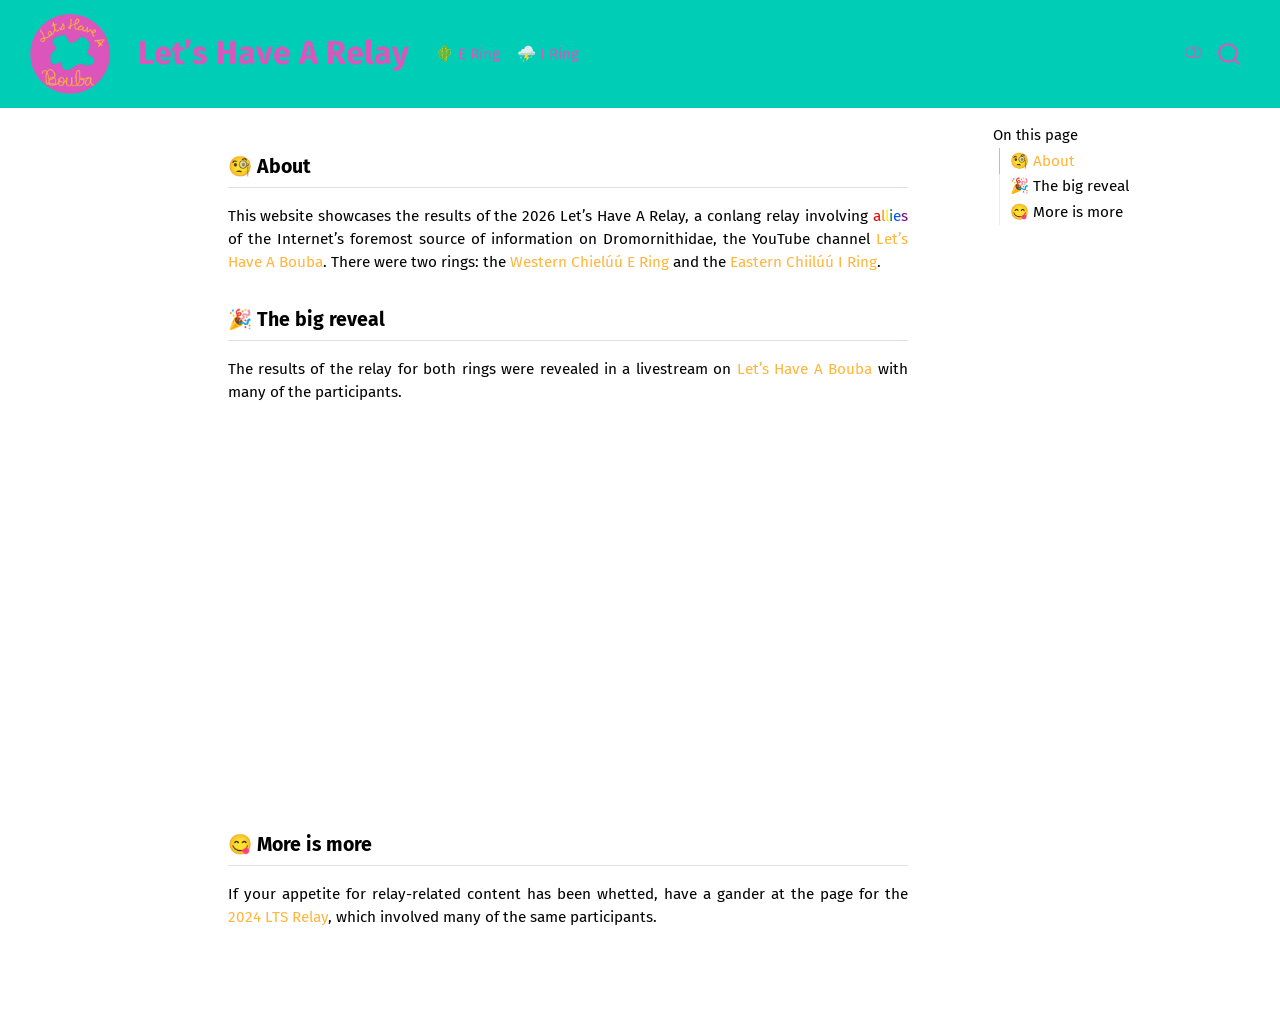
<file: docs/index.html>
<!DOCTYPE html>
<html xmlns="http://www.w3.org/1999/xhtml" lang="en" xml:lang="en"><head>

<meta charset="utf-8">
<meta name="generator" content="quarto-1.7.33">

<meta name="viewport" content="width=device-width, initial-scale=1.0, user-scalable=yes">


<title>Let’s Have A Relay</title>
<style>
code{white-space: pre-wrap;}
span.smallcaps{font-variant: small-caps;}
div.columns{display: flex; gap: min(4vw, 1.5em);}
div.column{flex: auto; overflow-x: auto;}
div.hanging-indent{margin-left: 1.5em; text-indent: -1.5em;}
ul.task-list{list-style: none;}
ul.task-list li input[type="checkbox"] {
  width: 0.8em;
  margin: 0 0.8em 0.2em -1em; /* quarto-specific, see https://github.com/quarto-dev/quarto-cli/issues/4556 */ 
  vertical-align: middle;
}
</style>


<script src="site_libs/quarto-nav/quarto-nav.js"></script>
<script src="site_libs/quarto-nav/headroom.min.js"></script>
<script src="site_libs/clipboard/clipboard.min.js"></script>
<script src="site_libs/quarto-search/autocomplete.umd.js"></script>
<script src="site_libs/quarto-search/fuse.min.js"></script>
<script src="site_libs/quarto-search/quarto-search.js"></script>
<meta name="quarto:offset" content="./">
<link href="./assets/img/favicon.ico" rel="icon">
<script src="site_libs/quarto-html/quarto.js" type="module"></script>
<script src="site_libs/quarto-html/tabsets/tabsets.js" type="module"></script>
<script src="site_libs/quarto-html/popper.min.js"></script>
<script src="site_libs/quarto-html/tippy.umd.min.js"></script>
<script src="site_libs/quarto-html/anchor.min.js"></script>
<link href="site_libs/quarto-html/tippy.css" rel="stylesheet">
<link href="site_libs/quarto-html/quarto-syntax-highlighting-6eab0263727efe9be21239f7e0f4c1f3.css" rel="stylesheet" class="quarto-color-scheme" id="quarto-text-highlighting-styles">
<link href="site_libs/quarto-html/quarto-syntax-highlighting-dark-8c9bef3a2e3dea24995ca8c5bca2d7a7.css" rel="stylesheet" class="quarto-color-scheme quarto-color-alternate" id="quarto-text-highlighting-styles">
<link href="site_libs/quarto-html/quarto-syntax-highlighting-6eab0263727efe9be21239f7e0f4c1f3.css" rel="stylesheet" class="quarto-color-scheme-extra" id="quarto-text-highlighting-styles">
<script src="site_libs/bootstrap/bootstrap.min.js"></script>
<link href="site_libs/bootstrap/bootstrap-icons.css" rel="stylesheet">
<link href="site_libs/bootstrap/bootstrap-27007b7a08cfe9ffd8e2c77a164d301a.min.css" rel="stylesheet" append-hash="true" class="quarto-color-scheme" id="quarto-bootstrap" data-mode="light">
<link href="site_libs/bootstrap/bootstrap-dark-079c41fcf87698ce532824fd8707f81e.min.css" rel="stylesheet" append-hash="true" class="quarto-color-scheme quarto-color-alternate" id="quarto-bootstrap" data-mode="dark">
<link href="site_libs/bootstrap/bootstrap-27007b7a08cfe9ffd8e2c77a164d301a.min.css" rel="stylesheet" append-hash="true" class="quarto-color-scheme-extra" id="quarto-bootstrap" data-mode="light">
<script id="quarto-search-options" type="application/json">{
  "location": "navbar",
  "copy-button": false,
  "collapse-after": 3,
  "panel-placement": "end",
  "type": "overlay",
  "limit": 50,
  "keyboard-shortcut": [
    "f",
    "/",
    "s"
  ],
  "show-item-context": false,
  "language": {
    "search-no-results-text": "No results",
    "search-matching-documents-text": "matching documents",
    "search-copy-link-title": "Copy link to search",
    "search-hide-matches-text": "Hide additional matches",
    "search-more-match-text": "more match in this document",
    "search-more-matches-text": "more matches in this document",
    "search-clear-button-title": "Clear",
    "search-text-placeholder": "",
    "search-detached-cancel-button-title": "Cancel",
    "search-submit-button-title": "Submit",
    "search-label": "Search"
  }
}</script>


<link rel="stylesheet" href="assets/custom.css">
</head>

<body class="nav-fixed quarto-light"><script id="quarto-html-before-body" type="application/javascript">
    const toggleBodyColorMode = (bsSheetEl) => {
      const mode = bsSheetEl.getAttribute("data-mode");
      const bodyEl = window.document.querySelector("body");
      if (mode === "dark") {
        bodyEl.classList.add("quarto-dark");
        bodyEl.classList.remove("quarto-light");
      } else {
        bodyEl.classList.add("quarto-light");
        bodyEl.classList.remove("quarto-dark");
      }
    }
    const toggleBodyColorPrimary = () => {
      const bsSheetEl = window.document.querySelector("link#quarto-bootstrap:not([rel=disabled-stylesheet])");
      if (bsSheetEl) {
        toggleBodyColorMode(bsSheetEl);
      }
    }
    const setColorSchemeToggle = (alternate) => {
      const toggles = window.document.querySelectorAll('.quarto-color-scheme-toggle');
      for (let i=0; i < toggles.length; i++) {
        const toggle = toggles[i];
        if (toggle) {
          if (alternate) {
            toggle.classList.add("alternate");
          } else {
            toggle.classList.remove("alternate");
          }
        }
      }
    };
    const toggleColorMode = (alternate) => {
      // Switch the stylesheets
      const primaryStylesheets = window.document.querySelectorAll('link.quarto-color-scheme:not(.quarto-color-alternate)');
      const alternateStylesheets = window.document.querySelectorAll('link.quarto-color-scheme.quarto-color-alternate');
      manageTransitions('#quarto-margin-sidebar .nav-link', false);
      if (alternate) {
        // note: dark is layered on light, we don't disable primary!
        enableStylesheet(alternateStylesheets);
        for (const sheetNode of alternateStylesheets) {
          if (sheetNode.id === "quarto-bootstrap") {
            toggleBodyColorMode(sheetNode);
          }
        }
      } else {
        disableStylesheet(alternateStylesheets);
        enableStylesheet(primaryStylesheets)
        toggleBodyColorPrimary();
      }
      manageTransitions('#quarto-margin-sidebar .nav-link', true);
      // Switch the toggles
      setColorSchemeToggle(alternate)
      // Hack to workaround the fact that safari doesn't
      // properly recolor the scrollbar when toggling (#1455)
      if (navigator.userAgent.indexOf('Safari') > 0 && navigator.userAgent.indexOf('Chrome') == -1) {
        manageTransitions("body", false);
        window.scrollTo(0, 1);
        setTimeout(() => {
          window.scrollTo(0, 0);
          manageTransitions("body", true);
        }, 40);
      }
    }
    const disableStylesheet = (stylesheets) => {
      for (let i=0; i < stylesheets.length; i++) {
        const stylesheet = stylesheets[i];
        stylesheet.rel = 'disabled-stylesheet';
      }
    }
    const enableStylesheet = (stylesheets) => {
      for (let i=0; i < stylesheets.length; i++) {
        const stylesheet = stylesheets[i];
        if(stylesheet.rel !== 'stylesheet') { // for Chrome, which will still FOUC without this check
          stylesheet.rel = 'stylesheet';
        }
      }
    }
    const manageTransitions = (selector, allowTransitions) => {
      const els = window.document.querySelectorAll(selector);
      for (let i=0; i < els.length; i++) {
        const el = els[i];
        if (allowTransitions) {
          el.classList.remove('notransition');
        } else {
          el.classList.add('notransition');
        }
      }
    }
    const isFileUrl = () => {
      return window.location.protocol === 'file:';
    }
    const hasAlternateSentinel = () => {
      let styleSentinel = getColorSchemeSentinel();
      if (styleSentinel !== null) {
        return styleSentinel === "alternate";
      } else {
        return false;
      }
    }
    const setStyleSentinel = (alternate) => {
      const value = alternate ? "alternate" : "default";
      if (!isFileUrl()) {
        window.localStorage.setItem("quarto-color-scheme", value);
      } else {
        localAlternateSentinel = value;
      }
    }
    const getColorSchemeSentinel = () => {
      if (!isFileUrl()) {
        const storageValue = window.localStorage.getItem("quarto-color-scheme");
        return storageValue != null ? storageValue : localAlternateSentinel;
      } else {
        return localAlternateSentinel;
      }
    }
    const toggleGiscusIfUsed = (isAlternate, darkModeDefault) => {
      const baseTheme = document.querySelector('#giscus-base-theme')?.value ?? 'light';
      const alternateTheme = document.querySelector('#giscus-alt-theme')?.value ?? 'dark';
      let newTheme = '';
      if(authorPrefersDark) {
        newTheme = isAlternate ? baseTheme : alternateTheme;
      } else {
        newTheme = isAlternate ? alternateTheme : baseTheme;
      }
      const changeGiscusTheme = () => {
        // From: https://github.com/giscus/giscus/issues/336
        const sendMessage = (message) => {
          const iframe = document.querySelector('iframe.giscus-frame');
          if (!iframe) return;
          iframe.contentWindow.postMessage({ giscus: message }, 'https://giscus.app');
        }
        sendMessage({
          setConfig: {
            theme: newTheme
          }
        });
      }
      const isGiscussLoaded = window.document.querySelector('iframe.giscus-frame') !== null;
      if (isGiscussLoaded) {
        changeGiscusTheme();
      }
    };
    const authorPrefersDark = false;
    const darkModeDefault = authorPrefersDark;
      document.querySelector('link#quarto-text-highlighting-styles.quarto-color-scheme-extra').rel = 'disabled-stylesheet';
      document.querySelector('link#quarto-bootstrap.quarto-color-scheme-extra').rel = 'disabled-stylesheet';
    let localAlternateSentinel = darkModeDefault ? 'alternate' : 'default';
    // Dark / light mode switch
    window.quartoToggleColorScheme = () => {
      // Read the current dark / light value
      let toAlternate = !hasAlternateSentinel();
      toggleColorMode(toAlternate);
      setStyleSentinel(toAlternate);
      toggleGiscusIfUsed(toAlternate, darkModeDefault);
      window.dispatchEvent(new Event('resize'));
    };
    // Switch to dark mode if need be
    if (hasAlternateSentinel()) {
      toggleColorMode(true);
    } else {
      toggleColorMode(false);
    }
  </script>

<div id="quarto-search-results"></div>
  <header id="quarto-header" class="headroom fixed-top">
    <nav class="navbar navbar-expand-xl " data-bs-theme="dark">
      <div class="navbar-container container-fluid">
      <div class="navbar-brand-container mx-auto">
    <a href="./index.html" class="navbar-brand navbar-brand-logo">
    <img src="./assets/img/logo.png" alt="" class="navbar-logo">
    </a>
    <a class="navbar-brand" href="./index.html">
    <span class="navbar-title">Let’s Have A Relay</span>
    </a>
  </div>
            <div id="quarto-search" class="" title="Search"></div>
          <button class="navbar-toggler" type="button" data-bs-toggle="collapse" data-bs-target="#navbarCollapse" aria-controls="navbarCollapse" role="menu" aria-expanded="false" aria-label="Toggle navigation" onclick="if (window.quartoToggleHeadroom) { window.quartoToggleHeadroom(); }">
  <span class="navbar-toggler-icon"></span>
</button>
          <div class="collapse navbar-collapse" id="navbarCollapse">
            <ul class="navbar-nav navbar-nav-scroll me-auto">
  <li class="nav-item">
    <a class="nav-link" href="./E-Ring/index.html"> 
<span class="menu-text">🌵 E Ring</span></a>
  </li>  
  <li class="nav-item">
    <a class="nav-link" href="./I-Ring/index.html"> 
<span class="menu-text">⛈️ I Ring</span></a>
  </li>  
</ul>
          </div> <!-- /navcollapse -->
            <div class="quarto-navbar-tools">
  <a href="" class="quarto-color-scheme-toggle quarto-navigation-tool  px-1" onclick="window.quartoToggleColorScheme(); return false;" title="Toggle dark mode"><i class="bi"></i></a>
</div>
      </div> <!-- /container-fluid -->
    </nav>
</header>
<!-- content -->
<div id="quarto-content" class="quarto-container page-columns page-rows-contents page-layout-article page-navbar">
<!-- sidebar -->
<!-- margin-sidebar -->
    <div id="quarto-margin-sidebar" class="sidebar margin-sidebar">
        <nav id="TOC" role="doc-toc" class="toc-active">
    <h2 id="toc-title">On this page</h2>
   
  <ul>
  <li><a href="#about" id="toc-about" class="nav-link active" data-scroll-target="#about">🧐 About</a></li>
  <li><a href="#the-big-reveal" id="toc-the-big-reveal" class="nav-link" data-scroll-target="#the-big-reveal">🎉 The big reveal</a></li>
  <li><a href="#more-is-more" id="toc-more-is-more" class="nav-link" data-scroll-target="#more-is-more">😋 More is more</a></li>
  </ul>
</nav>
    </div>
<!-- main -->
<main class="content" id="quarto-document-content"><header id="title-block-header" class="quarto-title-block"></header>





<section id="about" class="level2">
<h2 class="anchored" data-anchor-id="about">🧐 About</h2>
<p>This website showcases the results of the 2026 Let’s Have A Relay, a conlang relay involving <span class="rainbow-word"><span style="color:#E40303;">a</span><span style="color:#FF8C00;">l</span><span style="color:#FFED00;">l</span><span style="color:#008026;">i</span><span style="color:#004DFF;">e</span><span style="color:#750787;">s</span></span> of the Internet’s foremost source of information on Dromornithidae, the YouTube channel <a href="https://www.youtube.com/@LetsHaveaBouba" target="_blank" title="Go to Let's Have A Bouba on YouTube">Let’s Have A Bouba</a>. There were two rings: the <a href="./E-Ring">Western Chielúú E Ring</a> and the <a href="./I-Ring">Eastern Chiilúú I Ring</a>.</p>
</section>
<section id="the-big-reveal" class="level2">
<h2 class="anchored" data-anchor-id="the-big-reveal">🎉 The big reveal</h2>
<p>The results of the relay for both rings were revealed in a livestream on <a href="https://www.youtube.com/@LetsHaveaBouba" target="_blank" title="Go to Let's Have A Bouba on YouTube">Let’s Have A Bouba</a> with many of the participants.</p>
<div class="quarto-video ratio ratio-16x9"><iframe data-external="1" src="https://www.youtube.com/embed/zznr8AOA4kk" title="" frameborder="0" allow="accelerometer; autoplay; clipboard-write; encrypted-media; gyroscope; picture-in-picture" allowfullscreen=""></iframe></div>
</section>
<section id="more-is-more" class="level2">
<h2 class="anchored" data-anchor-id="more-is-more">😋 More is more</h2>
<p>If your appetite for <span class="relayted">relay<span class="smush">-rela</span>ted</span> content has been whetted, have a gander at the page for the <a href="https://keras-saryan.github.io/lts-relay/" target="_blank">2024 LTS Relay</a>, which involved many of the same participants.</p>


</section>

</main> <!-- /main -->
<script id="quarto-html-after-body" type="application/javascript">
  window.document.addEventListener("DOMContentLoaded", function (event) {
    // Ensure there is a toggle, if there isn't float one in the top right
    if (window.document.querySelector('.quarto-color-scheme-toggle') === null) {
      const a = window.document.createElement('a');
      a.classList.add('top-right');
      a.classList.add('quarto-color-scheme-toggle');
      a.href = "";
      a.onclick = function() { try { window.quartoToggleColorScheme(); } catch {} return false; };
      const i = window.document.createElement("i");
      i.classList.add('bi');
      a.appendChild(i);
      window.document.body.appendChild(a);
    }
    setColorSchemeToggle(hasAlternateSentinel())
    const icon = "";
    const anchorJS = new window.AnchorJS();
    anchorJS.options = {
      placement: 'right',
      icon: icon
    };
    anchorJS.add('.anchored');
    const isCodeAnnotation = (el) => {
      for (const clz of el.classList) {
        if (clz.startsWith('code-annotation-')) {                     
          return true;
        }
      }
      return false;
    }
    const onCopySuccess = function(e) {
      // button target
      const button = e.trigger;
      // don't keep focus
      button.blur();
      // flash "checked"
      button.classList.add('code-copy-button-checked');
      var currentTitle = button.getAttribute("title");
      button.setAttribute("title", "Copied!");
      let tooltip;
      if (window.bootstrap) {
        button.setAttribute("data-bs-toggle", "tooltip");
        button.setAttribute("data-bs-placement", "left");
        button.setAttribute("data-bs-title", "Copied!");
        tooltip = new bootstrap.Tooltip(button, 
          { trigger: "manual", 
            customClass: "code-copy-button-tooltip",
            offset: [0, -8]});
        tooltip.show();    
      }
      setTimeout(function() {
        if (tooltip) {
          tooltip.hide();
          button.removeAttribute("data-bs-title");
          button.removeAttribute("data-bs-toggle");
          button.removeAttribute("data-bs-placement");
        }
        button.setAttribute("title", currentTitle);
        button.classList.remove('code-copy-button-checked');
      }, 1000);
      // clear code selection
      e.clearSelection();
    }
    const getTextToCopy = function(trigger) {
        const codeEl = trigger.previousElementSibling.cloneNode(true);
        for (const childEl of codeEl.children) {
          if (isCodeAnnotation(childEl)) {
            childEl.remove();
          }
        }
        return codeEl.innerText;
    }
    const clipboard = new window.ClipboardJS('.code-copy-button:not([data-in-quarto-modal])', {
      text: getTextToCopy
    });
    clipboard.on('success', onCopySuccess);
    if (window.document.getElementById('quarto-embedded-source-code-modal')) {
      const clipboardModal = new window.ClipboardJS('.code-copy-button[data-in-quarto-modal]', {
        text: getTextToCopy,
        container: window.document.getElementById('quarto-embedded-source-code-modal')
      });
      clipboardModal.on('success', onCopySuccess);
    }
      var localhostRegex = new RegExp(/^(?:http|https):\/\/localhost\:?[0-9]*\//);
      var mailtoRegex = new RegExp(/^mailto:/);
        var filterRegex = new RegExp("https:\/\/keras-saryan\.github\.io\/lets-have-a-relay\/");
      var isInternal = (href) => {
          return filterRegex.test(href) || localhostRegex.test(href) || mailtoRegex.test(href);
      }
      // Inspect non-navigation links and adorn them if external
     var links = window.document.querySelectorAll('a[href]:not(.nav-link):not(.navbar-brand):not(.toc-action):not(.sidebar-link):not(.sidebar-item-toggle):not(.pagination-link):not(.no-external):not([aria-hidden]):not(.dropdown-item):not(.quarto-navigation-tool):not(.about-link)');
      for (var i=0; i<links.length; i++) {
        const link = links[i];
        if (!isInternal(link.href)) {
          // undo the damage that might have been done by quarto-nav.js in the case of
          // links that we want to consider external
          if (link.dataset.originalHref !== undefined) {
            link.href = link.dataset.originalHref;
          }
        }
      }
    function tippyHover(el, contentFn, onTriggerFn, onUntriggerFn) {
      const config = {
        allowHTML: true,
        maxWidth: 500,
        delay: 100,
        arrow: false,
        appendTo: function(el) {
            return el.parentElement;
        },
        interactive: true,
        interactiveBorder: 10,
        theme: 'quarto',
        placement: 'bottom-start',
      };
      if (contentFn) {
        config.content = contentFn;
      }
      if (onTriggerFn) {
        config.onTrigger = onTriggerFn;
      }
      if (onUntriggerFn) {
        config.onUntrigger = onUntriggerFn;
      }
      window.tippy(el, config); 
    }
    const noterefs = window.document.querySelectorAll('a[role="doc-noteref"]');
    for (var i=0; i<noterefs.length; i++) {
      const ref = noterefs[i];
      tippyHover(ref, function() {
        // use id or data attribute instead here
        let href = ref.getAttribute('data-footnote-href') || ref.getAttribute('href');
        try { href = new URL(href).hash; } catch {}
        const id = href.replace(/^#\/?/, "");
        const note = window.document.getElementById(id);
        if (note) {
          return note.innerHTML;
        } else {
          return "";
        }
      });
    }
    const xrefs = window.document.querySelectorAll('a.quarto-xref');
    const processXRef = (id, note) => {
      // Strip column container classes
      const stripColumnClz = (el) => {
        el.classList.remove("page-full", "page-columns");
        if (el.children) {
          for (const child of el.children) {
            stripColumnClz(child);
          }
        }
      }
      stripColumnClz(note)
      if (id === null || id.startsWith('sec-')) {
        // Special case sections, only their first couple elements
        const container = document.createElement("div");
        if (note.children && note.children.length > 2) {
          container.appendChild(note.children[0].cloneNode(true));
          for (let i = 1; i < note.children.length; i++) {
            const child = note.children[i];
            if (child.tagName === "P" && child.innerText === "") {
              continue;
            } else {
              container.appendChild(child.cloneNode(true));
              break;
            }
          }
          if (window.Quarto?.typesetMath) {
            window.Quarto.typesetMath(container);
          }
          return container.innerHTML
        } else {
          if (window.Quarto?.typesetMath) {
            window.Quarto.typesetMath(note);
          }
          return note.innerHTML;
        }
      } else {
        // Remove any anchor links if they are present
        const anchorLink = note.querySelector('a.anchorjs-link');
        if (anchorLink) {
          anchorLink.remove();
        }
        if (window.Quarto?.typesetMath) {
          window.Quarto.typesetMath(note);
        }
        if (note.classList.contains("callout")) {
          return note.outerHTML;
        } else {
          return note.innerHTML;
        }
      }
    }
    for (var i=0; i<xrefs.length; i++) {
      const xref = xrefs[i];
      tippyHover(xref, undefined, function(instance) {
        instance.disable();
        let url = xref.getAttribute('href');
        let hash = undefined; 
        if (url.startsWith('#')) {
          hash = url;
        } else {
          try { hash = new URL(url).hash; } catch {}
        }
        if (hash) {
          const id = hash.replace(/^#\/?/, "");
          const note = window.document.getElementById(id);
          if (note !== null) {
            try {
              const html = processXRef(id, note.cloneNode(true));
              instance.setContent(html);
            } finally {
              instance.enable();
              instance.show();
            }
          } else {
            // See if we can fetch this
            fetch(url.split('#')[0])
            .then(res => res.text())
            .then(html => {
              const parser = new DOMParser();
              const htmlDoc = parser.parseFromString(html, "text/html");
              const note = htmlDoc.getElementById(id);
              if (note !== null) {
                const html = processXRef(id, note);
                instance.setContent(html);
              } 
            }).finally(() => {
              instance.enable();
              instance.show();
            });
          }
        } else {
          // See if we can fetch a full url (with no hash to target)
          // This is a special case and we should probably do some content thinning / targeting
          fetch(url)
          .then(res => res.text())
          .then(html => {
            const parser = new DOMParser();
            const htmlDoc = parser.parseFromString(html, "text/html");
            const note = htmlDoc.querySelector('main.content');
            if (note !== null) {
              // This should only happen for chapter cross references
              // (since there is no id in the URL)
              // remove the first header
              if (note.children.length > 0 && note.children[0].tagName === "HEADER") {
                note.children[0].remove();
              }
              const html = processXRef(null, note);
              instance.setContent(html);
            } 
          }).finally(() => {
            instance.enable();
            instance.show();
          });
        }
      }, function(instance) {
      });
    }
        let selectedAnnoteEl;
        const selectorForAnnotation = ( cell, annotation) => {
          let cellAttr = 'data-code-cell="' + cell + '"';
          let lineAttr = 'data-code-annotation="' +  annotation + '"';
          const selector = 'span[' + cellAttr + '][' + lineAttr + ']';
          return selector;
        }
        const selectCodeLines = (annoteEl) => {
          const doc = window.document;
          const targetCell = annoteEl.getAttribute("data-target-cell");
          const targetAnnotation = annoteEl.getAttribute("data-target-annotation");
          const annoteSpan = window.document.querySelector(selectorForAnnotation(targetCell, targetAnnotation));
          const lines = annoteSpan.getAttribute("data-code-lines").split(",");
          const lineIds = lines.map((line) => {
            return targetCell + "-" + line;
          })
          let top = null;
          let height = null;
          let parent = null;
          if (lineIds.length > 0) {
              //compute the position of the single el (top and bottom and make a div)
              const el = window.document.getElementById(lineIds[0]);
              top = el.offsetTop;
              height = el.offsetHeight;
              parent = el.parentElement.parentElement;
            if (lineIds.length > 1) {
              const lastEl = window.document.getElementById(lineIds[lineIds.length - 1]);
              const bottom = lastEl.offsetTop + lastEl.offsetHeight;
              height = bottom - top;
            }
            if (top !== null && height !== null && parent !== null) {
              // cook up a div (if necessary) and position it 
              let div = window.document.getElementById("code-annotation-line-highlight");
              if (div === null) {
                div = window.document.createElement("div");
                div.setAttribute("id", "code-annotation-line-highlight");
                div.style.position = 'absolute';
                parent.appendChild(div);
              }
              div.style.top = top - 2 + "px";
              div.style.height = height + 4 + "px";
              div.style.left = 0;
              let gutterDiv = window.document.getElementById("code-annotation-line-highlight-gutter");
              if (gutterDiv === null) {
                gutterDiv = window.document.createElement("div");
                gutterDiv.setAttribute("id", "code-annotation-line-highlight-gutter");
                gutterDiv.style.position = 'absolute';
                const codeCell = window.document.getElementById(targetCell);
                const gutter = codeCell.querySelector('.code-annotation-gutter');
                gutter.appendChild(gutterDiv);
              }
              gutterDiv.style.top = top - 2 + "px";
              gutterDiv.style.height = height + 4 + "px";
            }
            selectedAnnoteEl = annoteEl;
          }
        };
        const unselectCodeLines = () => {
          const elementsIds = ["code-annotation-line-highlight", "code-annotation-line-highlight-gutter"];
          elementsIds.forEach((elId) => {
            const div = window.document.getElementById(elId);
            if (div) {
              div.remove();
            }
          });
          selectedAnnoteEl = undefined;
        };
          // Handle positioning of the toggle
      window.addEventListener(
        "resize",
        throttle(() => {
          elRect = undefined;
          if (selectedAnnoteEl) {
            selectCodeLines(selectedAnnoteEl);
          }
        }, 10)
      );
      function throttle(fn, ms) {
      let throttle = false;
      let timer;
        return (...args) => {
          if(!throttle) { // first call gets through
              fn.apply(this, args);
              throttle = true;
          } else { // all the others get throttled
              if(timer) clearTimeout(timer); // cancel #2
              timer = setTimeout(() => {
                fn.apply(this, args);
                timer = throttle = false;
              }, ms);
          }
        };
      }
        // Attach click handler to the DT
        const annoteDls = window.document.querySelectorAll('dt[data-target-cell]');
        for (const annoteDlNode of annoteDls) {
          annoteDlNode.addEventListener('click', (event) => {
            const clickedEl = event.target;
            if (clickedEl !== selectedAnnoteEl) {
              unselectCodeLines();
              const activeEl = window.document.querySelector('dt[data-target-cell].code-annotation-active');
              if (activeEl) {
                activeEl.classList.remove('code-annotation-active');
              }
              selectCodeLines(clickedEl);
              clickedEl.classList.add('code-annotation-active');
            } else {
              // Unselect the line
              unselectCodeLines();
              clickedEl.classList.remove('code-annotation-active');
            }
          });
        }
    const findCites = (el) => {
      const parentEl = el.parentElement;
      if (parentEl) {
        const cites = parentEl.dataset.cites;
        if (cites) {
          return {
            el,
            cites: cites.split(' ')
          };
        } else {
          return findCites(el.parentElement)
        }
      } else {
        return undefined;
      }
    };
    var bibliorefs = window.document.querySelectorAll('a[role="doc-biblioref"]');
    for (var i=0; i<bibliorefs.length; i++) {
      const ref = bibliorefs[i];
      const citeInfo = findCites(ref);
      if (citeInfo) {
        tippyHover(citeInfo.el, function() {
          var popup = window.document.createElement('div');
          citeInfo.cites.forEach(function(cite) {
            var citeDiv = window.document.createElement('div');
            citeDiv.classList.add('hanging-indent');
            citeDiv.classList.add('csl-entry');
            var biblioDiv = window.document.getElementById('ref-' + cite);
            if (biblioDiv) {
              citeDiv.innerHTML = biblioDiv.innerHTML;
            }
            popup.appendChild(citeDiv);
          });
          return popup.innerHTML;
        });
      }
    }
  });
  </script>
</div> <!-- /content -->




</body></html>
</file>
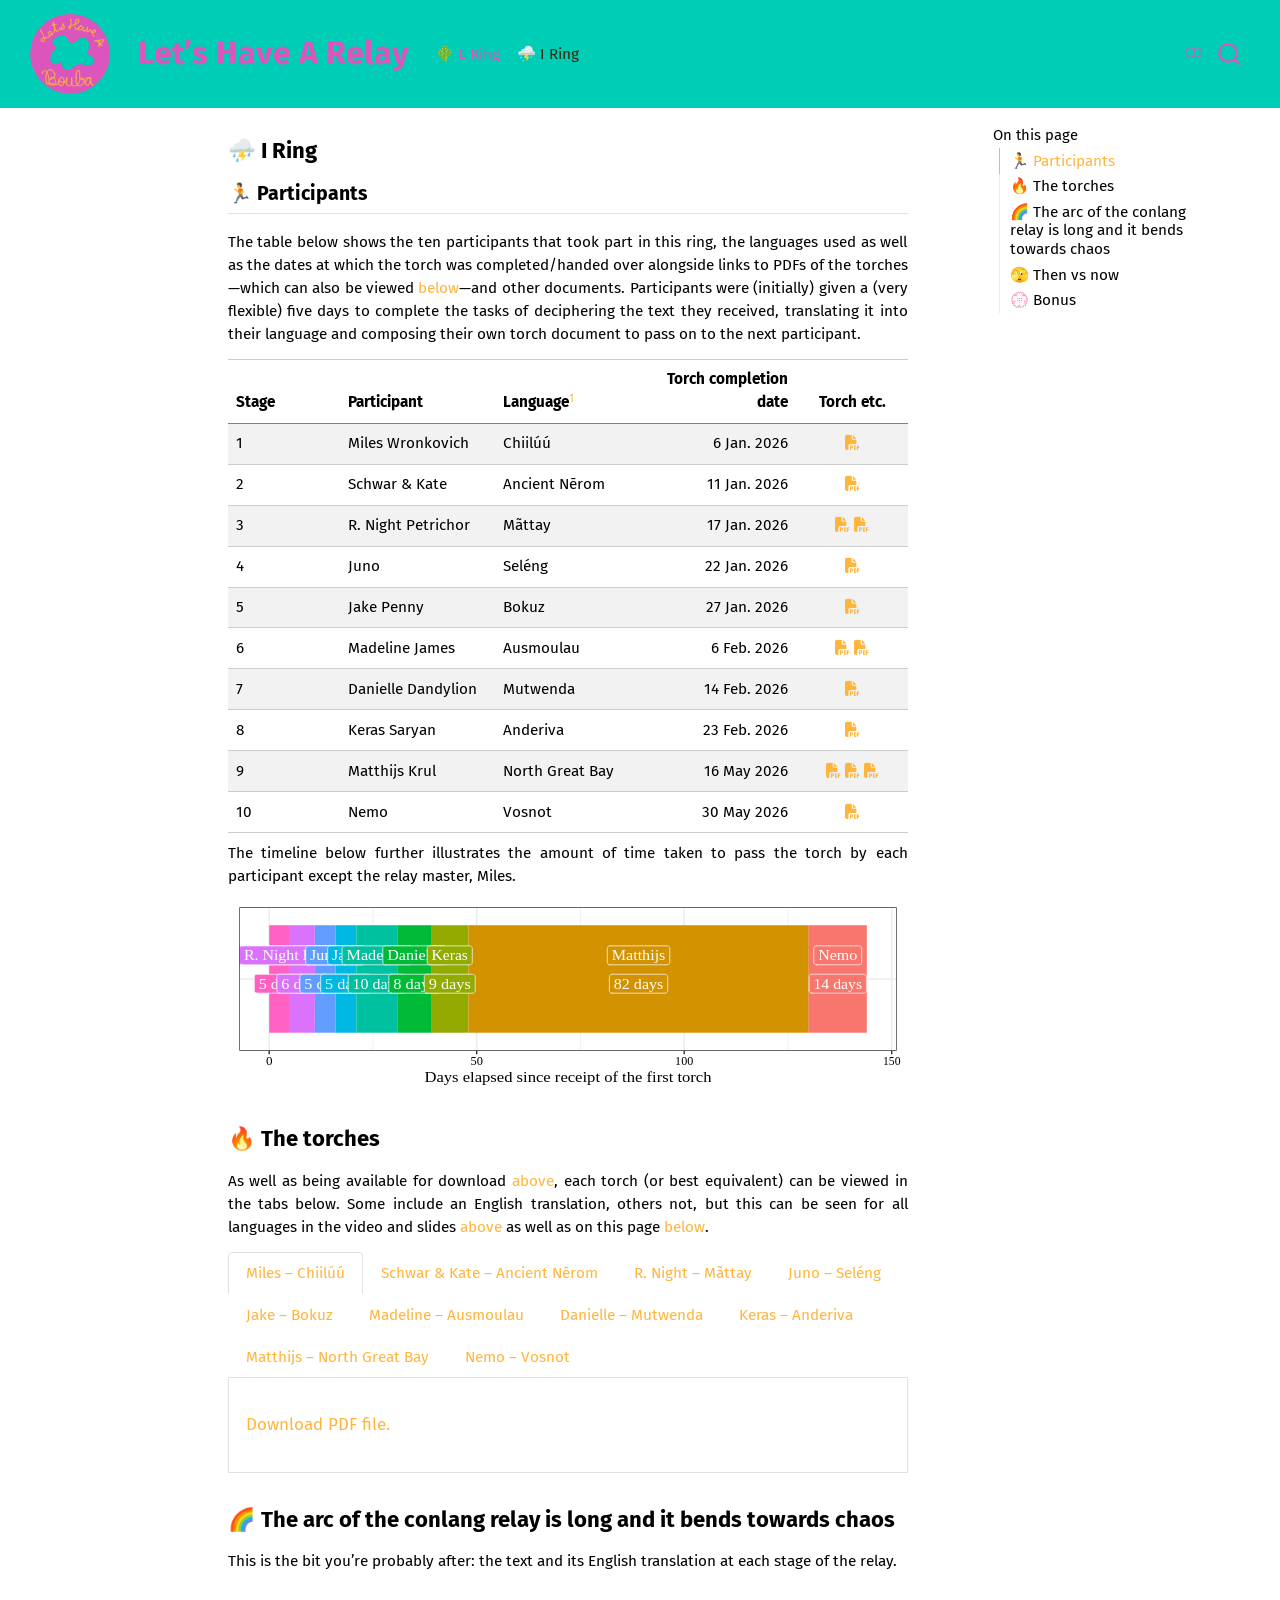
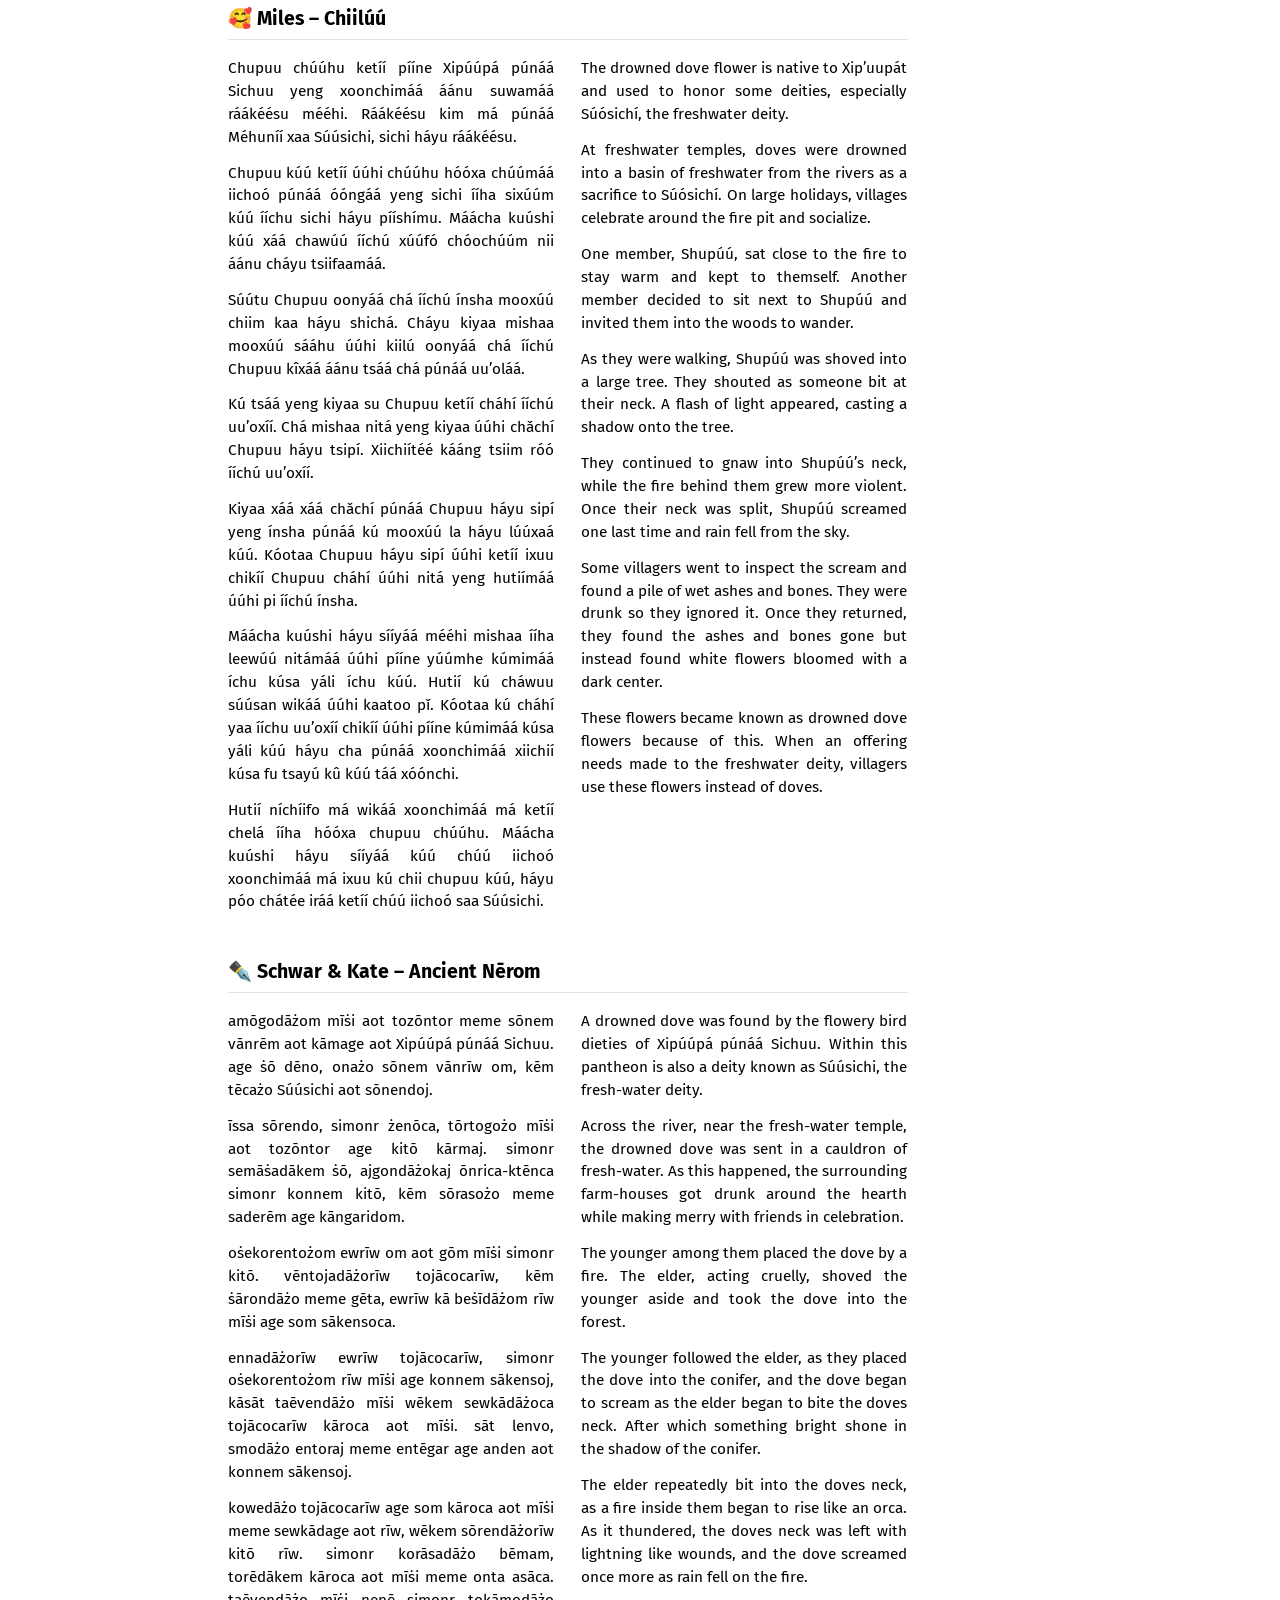
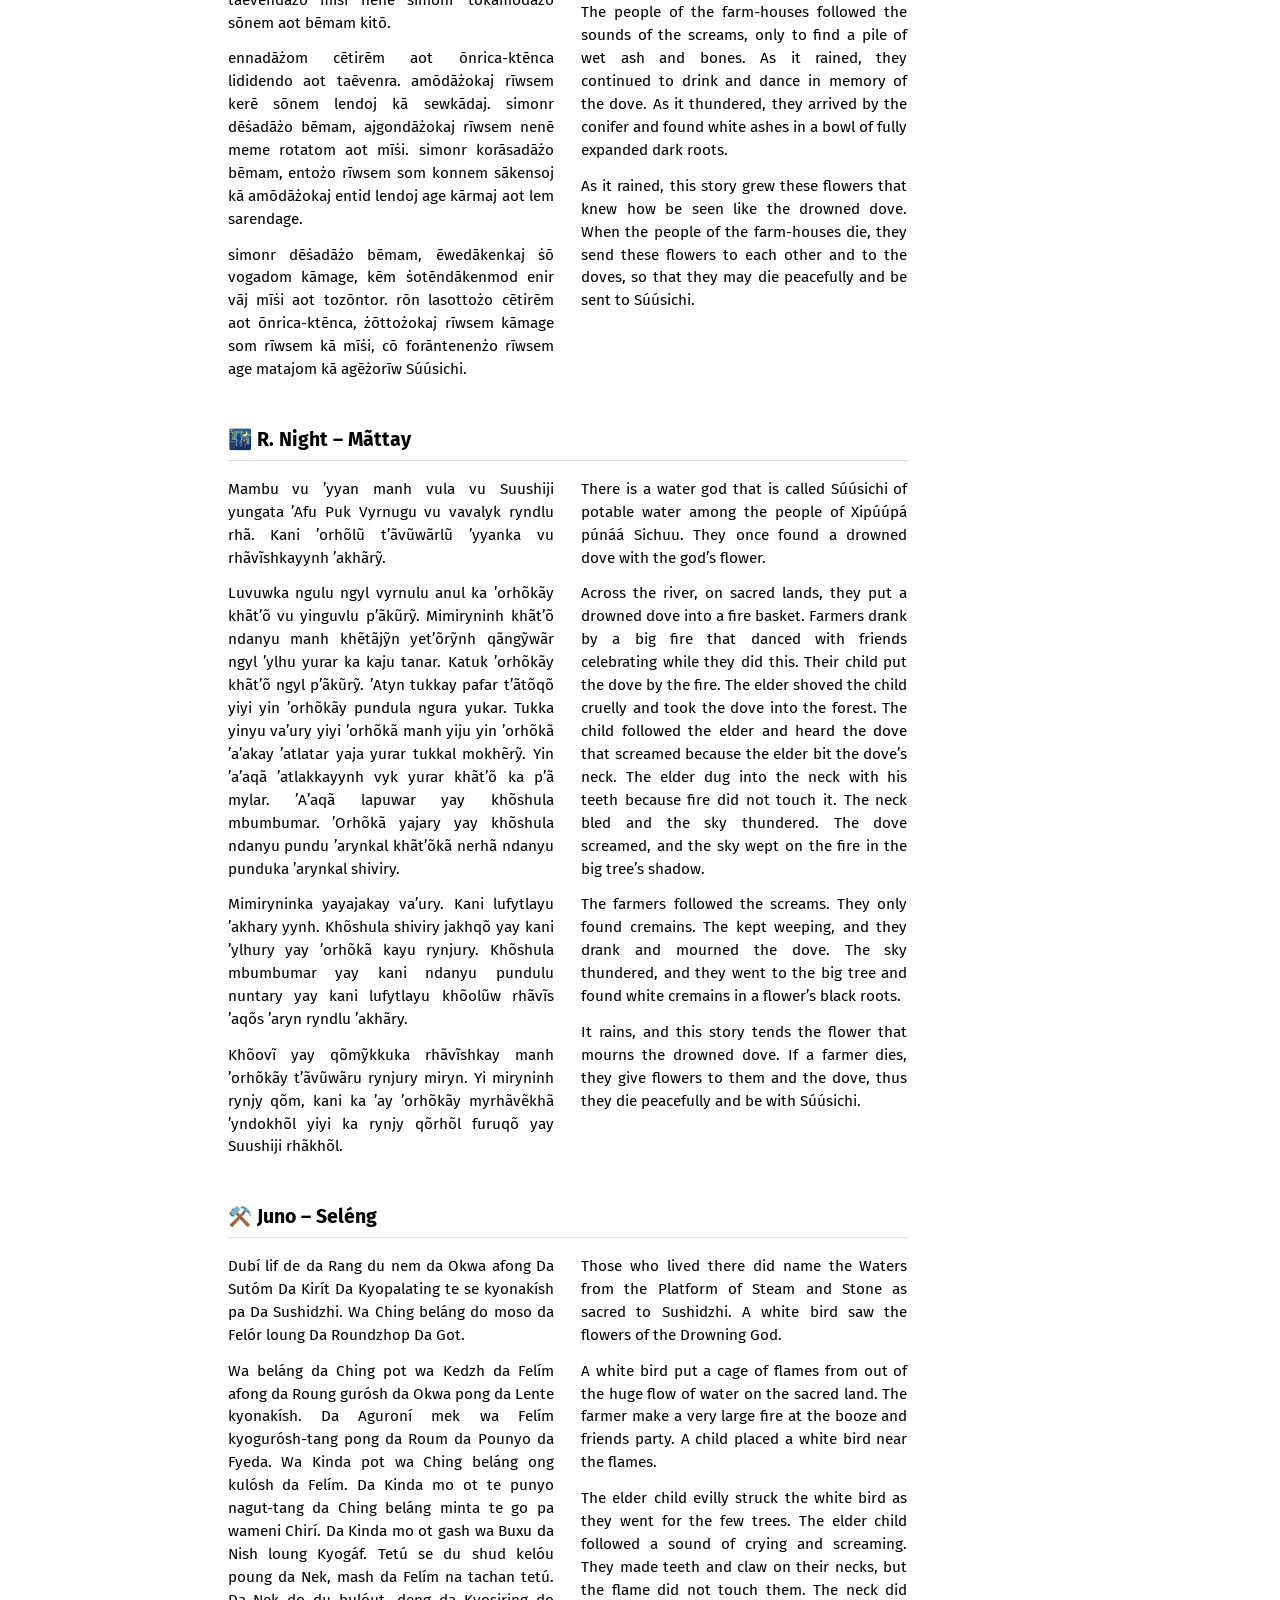
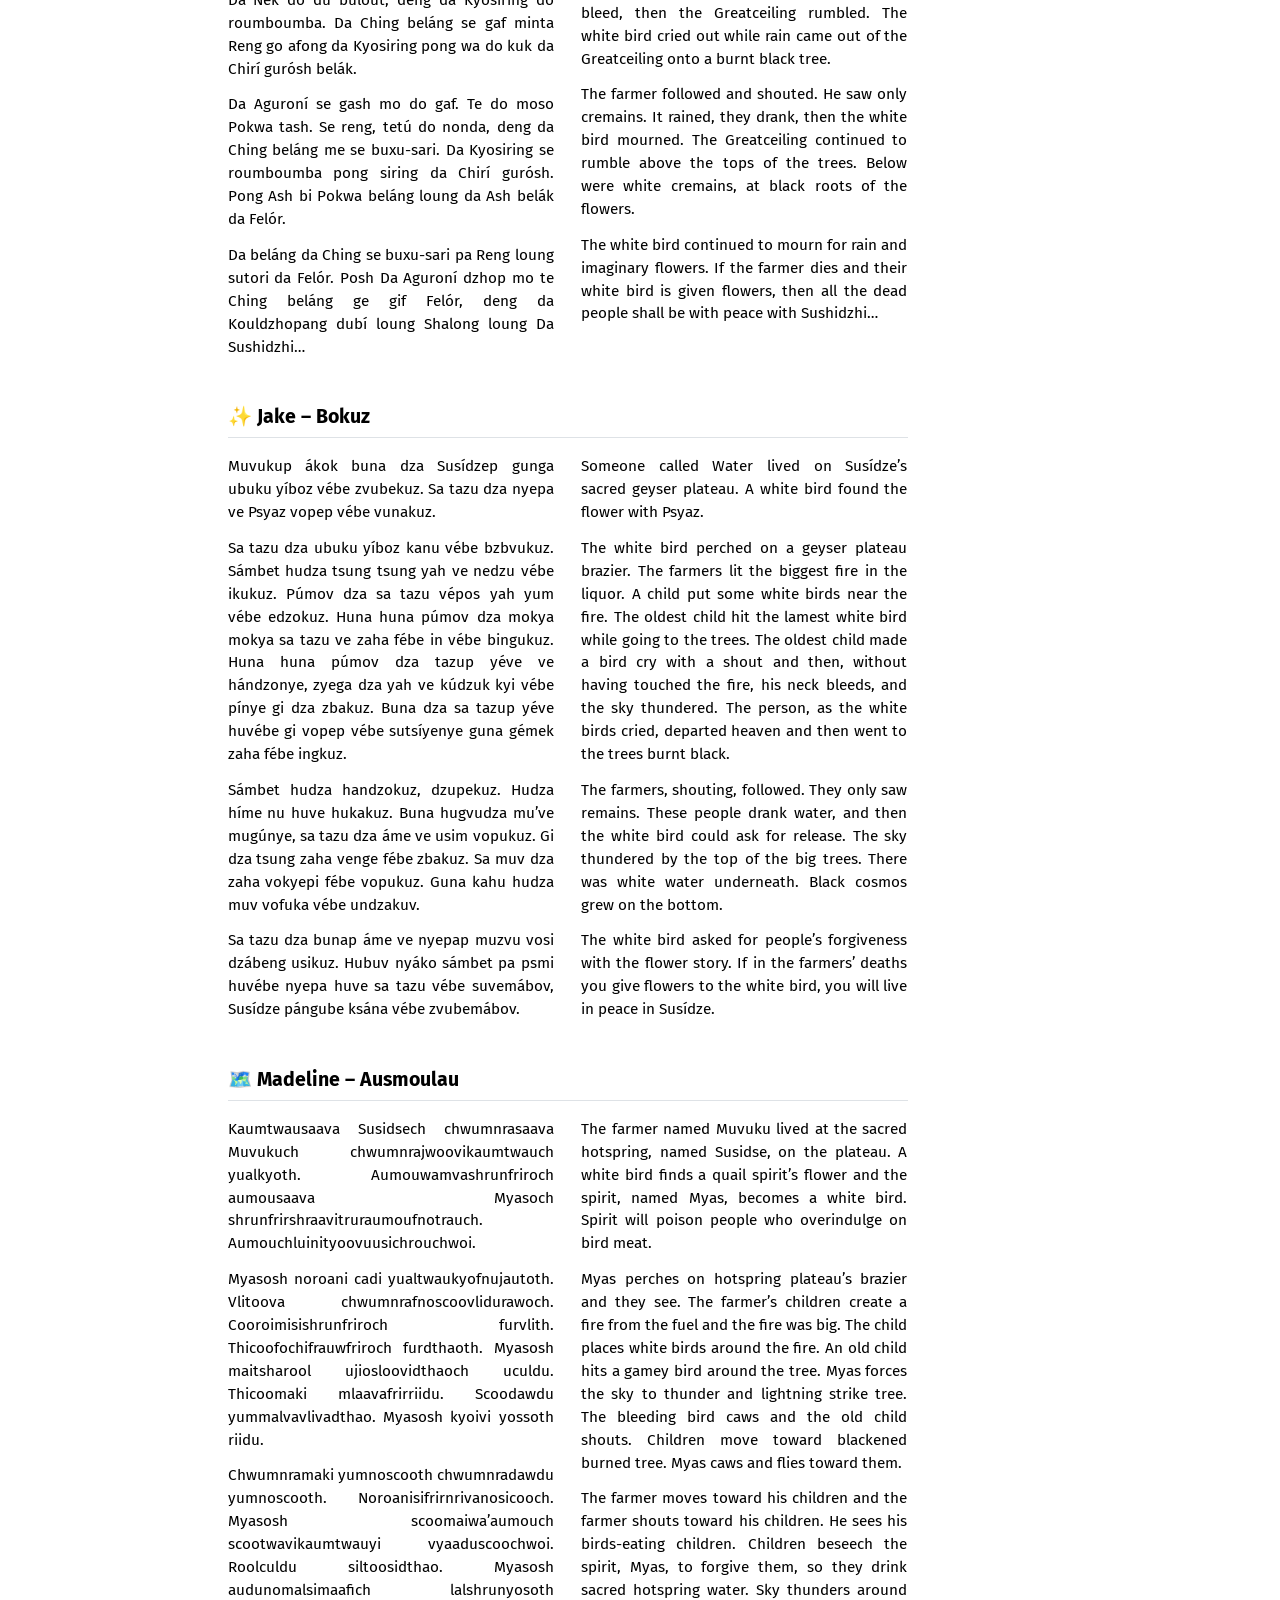
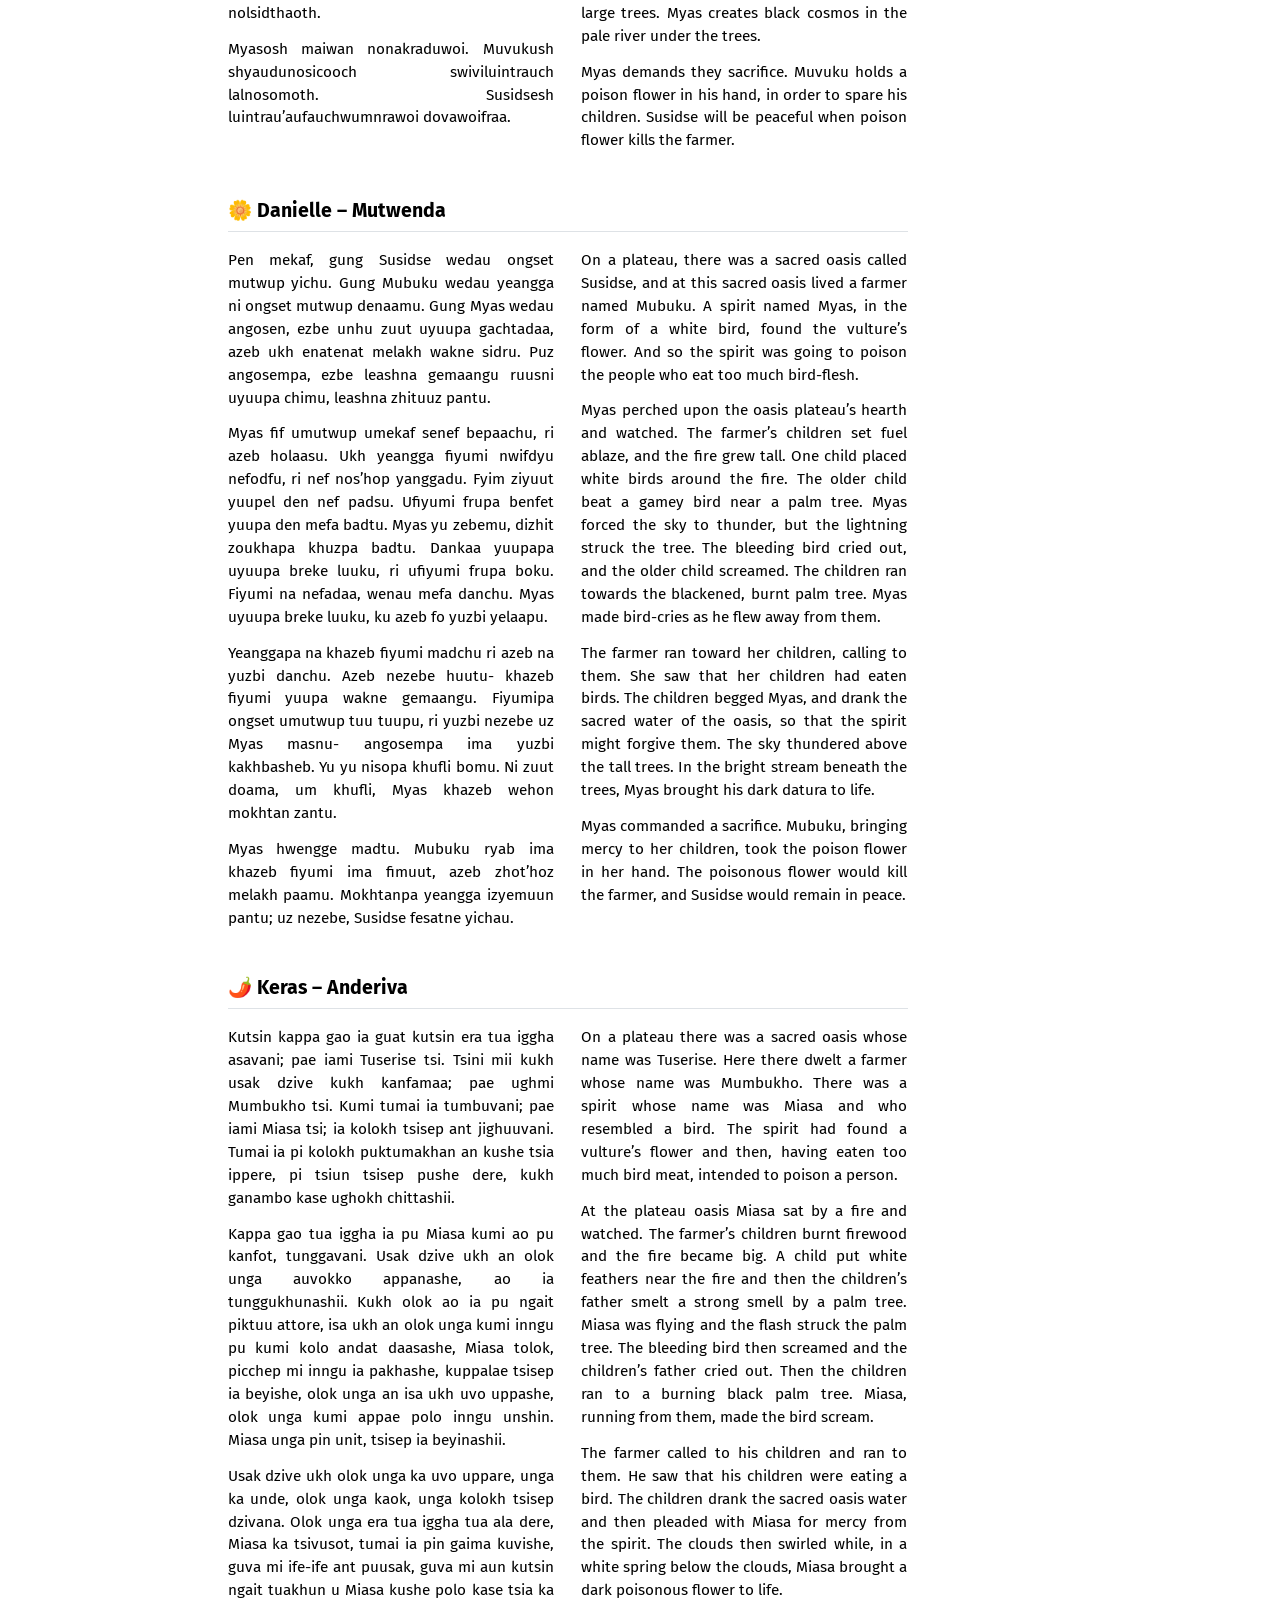
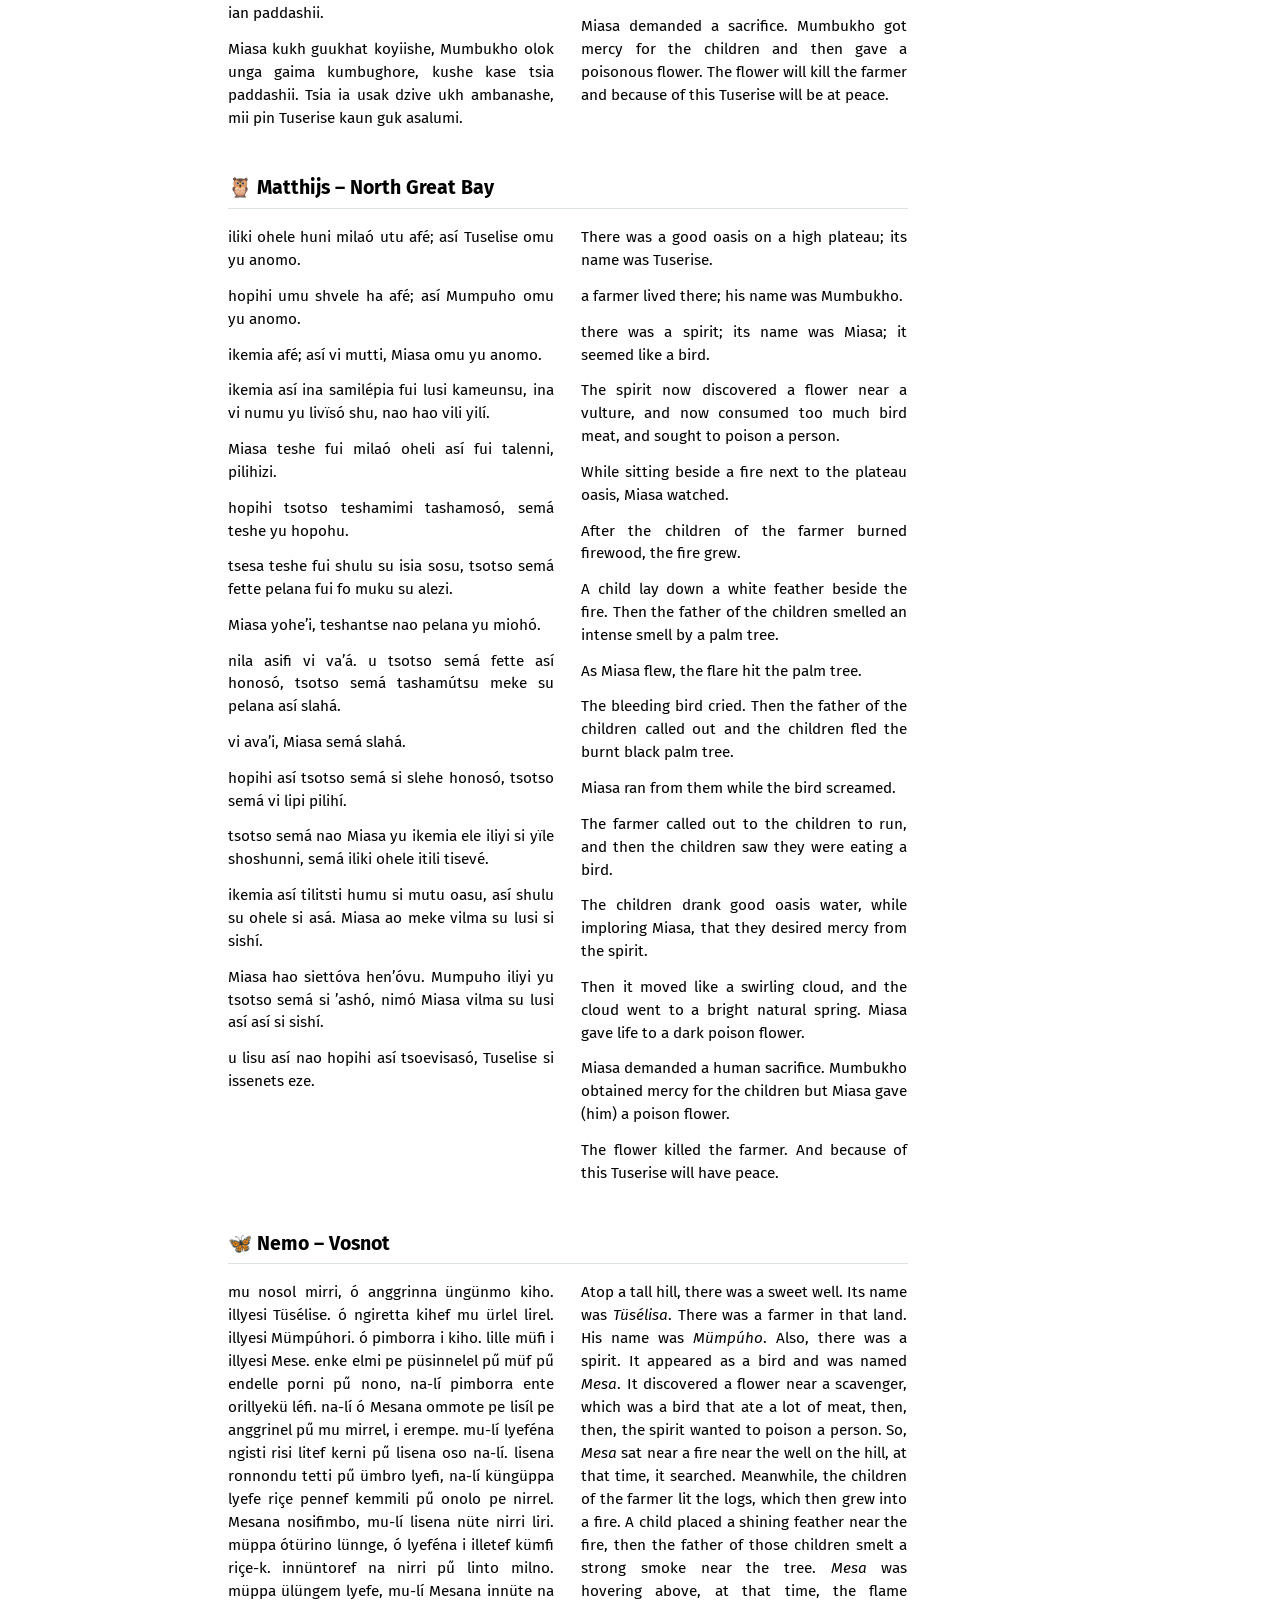
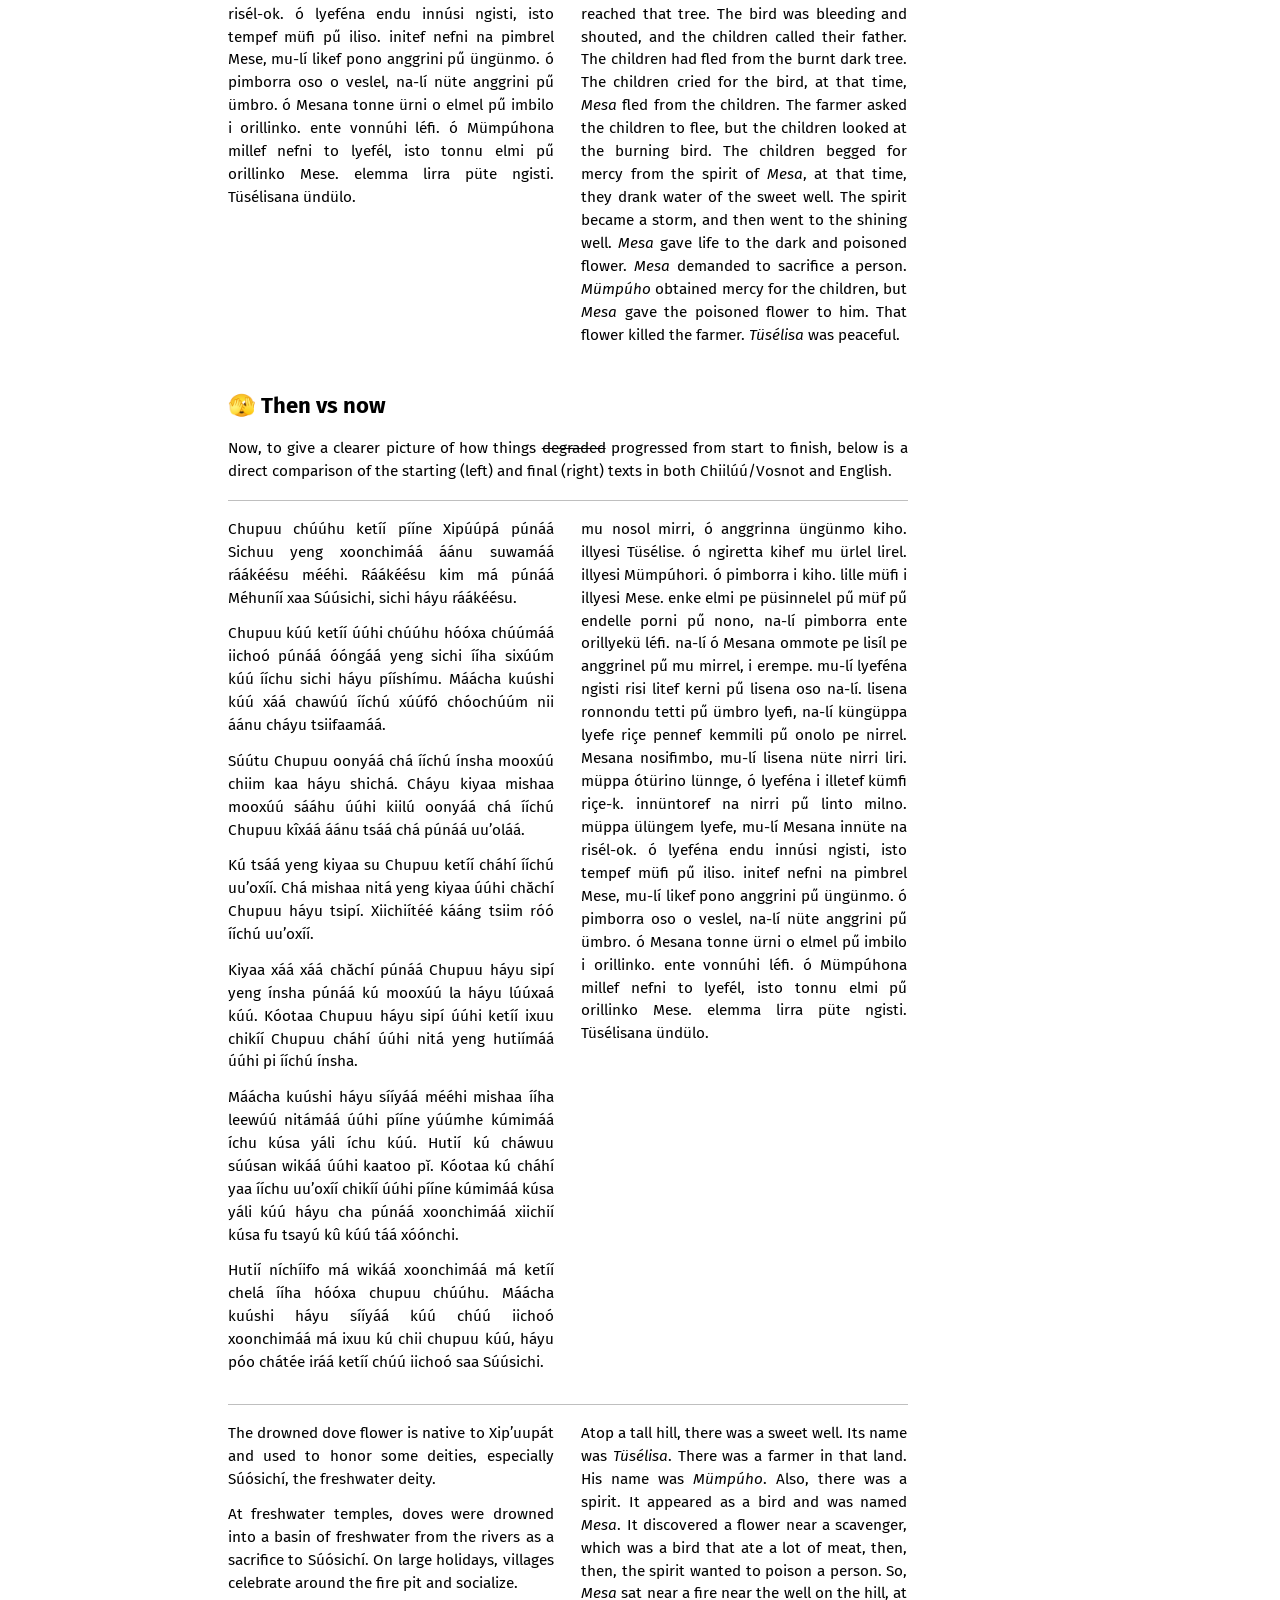
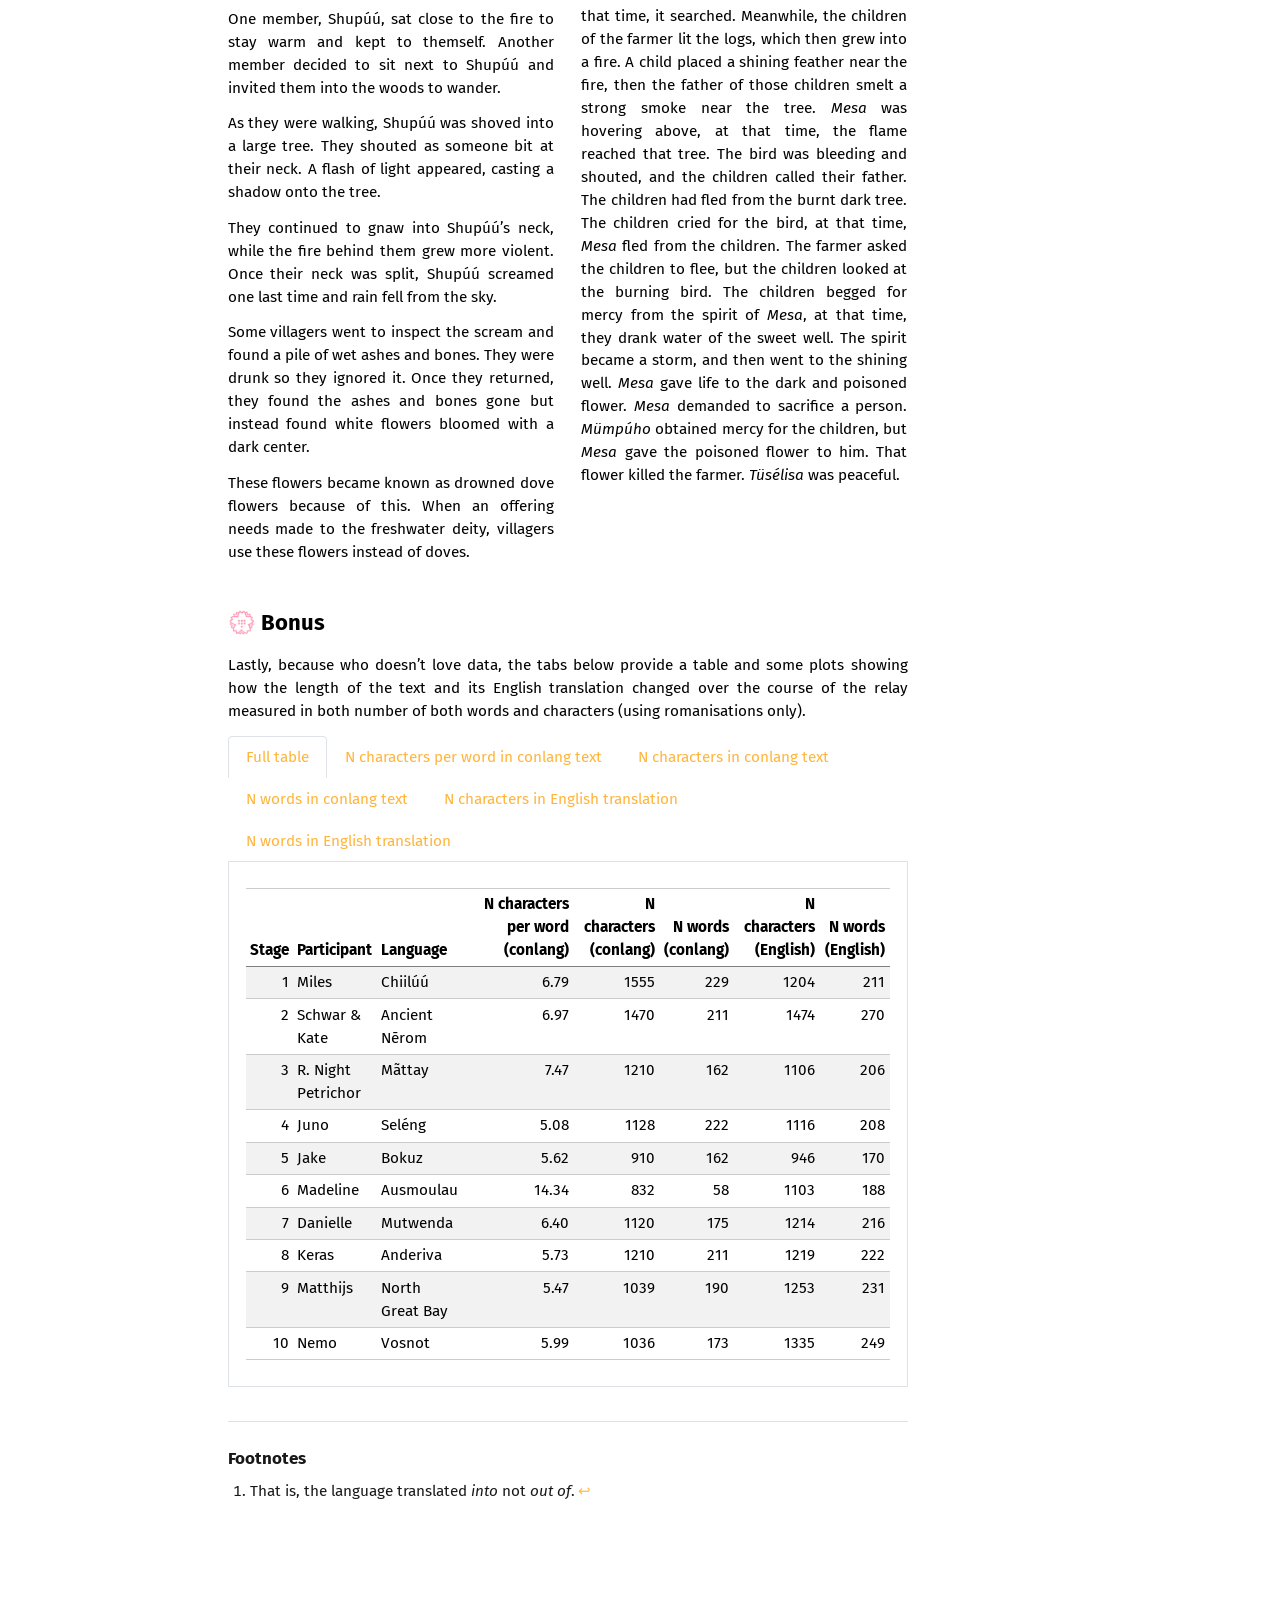
<file: docs/I-Ring/index.html>
<!DOCTYPE html>
<html xmlns="http://www.w3.org/1999/xhtml" lang="en" xml:lang="en"><head>

<meta charset="utf-8">
<meta name="generator" content="quarto-1.7.33">

<meta name="viewport" content="width=device-width, initial-scale=1.0, user-scalable=yes">


<title>⛈️ I Ring – Let’s Have A Relay</title>
<style>
code{white-space: pre-wrap;}
span.smallcaps{font-variant: small-caps;}
div.columns{display: flex; gap: min(4vw, 1.5em);}
div.column{flex: auto; overflow-x: auto;}
div.hanging-indent{margin-left: 1.5em; text-indent: -1.5em;}
ul.task-list{list-style: none;}
ul.task-list li input[type="checkbox"] {
  width: 0.8em;
  margin: 0 0.8em 0.2em -1em; /* quarto-specific, see https://github.com/quarto-dev/quarto-cli/issues/4556 */ 
  vertical-align: middle;
}
</style>


<script src="../site_libs/quarto-nav/quarto-nav.js"></script>
<script src="../site_libs/quarto-nav/headroom.min.js"></script>
<script src="../site_libs/clipboard/clipboard.min.js"></script>
<script src="../site_libs/quarto-search/autocomplete.umd.js"></script>
<script src="../site_libs/quarto-search/fuse.min.js"></script>
<script src="../site_libs/quarto-search/quarto-search.js"></script>
<meta name="quarto:offset" content="../">
<link href="../assets/img/favicon.ico" rel="icon">
<script src="../site_libs/quarto-html/quarto.js" type="module"></script>
<script src="../site_libs/quarto-html/tabsets/tabsets.js" type="module"></script>
<script src="../site_libs/quarto-html/popper.min.js"></script>
<script src="../site_libs/quarto-html/tippy.umd.min.js"></script>
<script src="../site_libs/quarto-html/anchor.min.js"></script>
<link href="../site_libs/quarto-html/tippy.css" rel="stylesheet">
<link href="../site_libs/quarto-html/quarto-syntax-highlighting-6eab0263727efe9be21239f7e0f4c1f3.css" rel="stylesheet" class="quarto-color-scheme" id="quarto-text-highlighting-styles">
<link href="../site_libs/quarto-html/quarto-syntax-highlighting-dark-8c9bef3a2e3dea24995ca8c5bca2d7a7.css" rel="stylesheet" class="quarto-color-scheme quarto-color-alternate" id="quarto-text-highlighting-styles">
<link href="../site_libs/quarto-html/quarto-syntax-highlighting-6eab0263727efe9be21239f7e0f4c1f3.css" rel="stylesheet" class="quarto-color-scheme-extra" id="quarto-text-highlighting-styles">
<script src="../site_libs/bootstrap/bootstrap.min.js"></script>
<link href="../site_libs/bootstrap/bootstrap-icons.css" rel="stylesheet">
<link href="../site_libs/bootstrap/bootstrap-27007b7a08cfe9ffd8e2c77a164d301a.min.css" rel="stylesheet" append-hash="true" class="quarto-color-scheme" id="quarto-bootstrap" data-mode="light">
<link href="../site_libs/bootstrap/bootstrap-dark-079c41fcf87698ce532824fd8707f81e.min.css" rel="stylesheet" append-hash="true" class="quarto-color-scheme quarto-color-alternate" id="quarto-bootstrap" data-mode="dark">
<link href="../site_libs/bootstrap/bootstrap-27007b7a08cfe9ffd8e2c77a164d301a.min.css" rel="stylesheet" append-hash="true" class="quarto-color-scheme-extra" id="quarto-bootstrap" data-mode="light">
<link href="../site_libs/quarto-contrib/embedpdf-1.0.2/embedpdf.css" rel="stylesheet">
<link href="../site_libs/quarto-contrib/fontawesome6-6.7.2/all.min.css" rel="stylesheet">
<link href="../site_libs/quarto-contrib/fontawesome6-6.7.2/latex-fontsize.css" rel="stylesheet">
<script id="quarto-search-options" type="application/json">{
  "location": "navbar",
  "copy-button": false,
  "collapse-after": 3,
  "panel-placement": "end",
  "type": "overlay",
  "limit": 50,
  "keyboard-shortcut": [
    "f",
    "/",
    "s"
  ],
  "show-item-context": false,
  "language": {
    "search-no-results-text": "No results",
    "search-matching-documents-text": "matching documents",
    "search-copy-link-title": "Copy link to search",
    "search-hide-matches-text": "Hide additional matches",
    "search-more-match-text": "more match in this document",
    "search-more-matches-text": "more matches in this document",
    "search-clear-button-title": "Clear",
    "search-text-placeholder": "",
    "search-detached-cancel-button-title": "Cancel",
    "search-submit-button-title": "Submit",
    "search-label": "Search"
  }
}</script>


<link rel="stylesheet" href="../assets/custom.css">
</head>

<body class="nav-fixed quarto-light"><script id="quarto-html-before-body" type="application/javascript">
    const toggleBodyColorMode = (bsSheetEl) => {
      const mode = bsSheetEl.getAttribute("data-mode");
      const bodyEl = window.document.querySelector("body");
      if (mode === "dark") {
        bodyEl.classList.add("quarto-dark");
        bodyEl.classList.remove("quarto-light");
      } else {
        bodyEl.classList.add("quarto-light");
        bodyEl.classList.remove("quarto-dark");
      }
    }
    const toggleBodyColorPrimary = () => {
      const bsSheetEl = window.document.querySelector("link#quarto-bootstrap:not([rel=disabled-stylesheet])");
      if (bsSheetEl) {
        toggleBodyColorMode(bsSheetEl);
      }
    }
    const setColorSchemeToggle = (alternate) => {
      const toggles = window.document.querySelectorAll('.quarto-color-scheme-toggle');
      for (let i=0; i < toggles.length; i++) {
        const toggle = toggles[i];
        if (toggle) {
          if (alternate) {
            toggle.classList.add("alternate");
          } else {
            toggle.classList.remove("alternate");
          }
        }
      }
    };
    const toggleColorMode = (alternate) => {
      // Switch the stylesheets
      const primaryStylesheets = window.document.querySelectorAll('link.quarto-color-scheme:not(.quarto-color-alternate)');
      const alternateStylesheets = window.document.querySelectorAll('link.quarto-color-scheme.quarto-color-alternate');
      manageTransitions('#quarto-margin-sidebar .nav-link', false);
      if (alternate) {
        // note: dark is layered on light, we don't disable primary!
        enableStylesheet(alternateStylesheets);
        for (const sheetNode of alternateStylesheets) {
          if (sheetNode.id === "quarto-bootstrap") {
            toggleBodyColorMode(sheetNode);
          }
        }
      } else {
        disableStylesheet(alternateStylesheets);
        enableStylesheet(primaryStylesheets)
        toggleBodyColorPrimary();
      }
      manageTransitions('#quarto-margin-sidebar .nav-link', true);
      // Switch the toggles
      setColorSchemeToggle(alternate)
      // Hack to workaround the fact that safari doesn't
      // properly recolor the scrollbar when toggling (#1455)
      if (navigator.userAgent.indexOf('Safari') > 0 && navigator.userAgent.indexOf('Chrome') == -1) {
        manageTransitions("body", false);
        window.scrollTo(0, 1);
        setTimeout(() => {
          window.scrollTo(0, 0);
          manageTransitions("body", true);
        }, 40);
      }
    }
    const disableStylesheet = (stylesheets) => {
      for (let i=0; i < stylesheets.length; i++) {
        const stylesheet = stylesheets[i];
        stylesheet.rel = 'disabled-stylesheet';
      }
    }
    const enableStylesheet = (stylesheets) => {
      for (let i=0; i < stylesheets.length; i++) {
        const stylesheet = stylesheets[i];
        if(stylesheet.rel !== 'stylesheet') { // for Chrome, which will still FOUC without this check
          stylesheet.rel = 'stylesheet';
        }
      }
    }
    const manageTransitions = (selector, allowTransitions) => {
      const els = window.document.querySelectorAll(selector);
      for (let i=0; i < els.length; i++) {
        const el = els[i];
        if (allowTransitions) {
          el.classList.remove('notransition');
        } else {
          el.classList.add('notransition');
        }
      }
    }
    const isFileUrl = () => {
      return window.location.protocol === 'file:';
    }
    const hasAlternateSentinel = () => {
      let styleSentinel = getColorSchemeSentinel();
      if (styleSentinel !== null) {
        return styleSentinel === "alternate";
      } else {
        return false;
      }
    }
    const setStyleSentinel = (alternate) => {
      const value = alternate ? "alternate" : "default";
      if (!isFileUrl()) {
        window.localStorage.setItem("quarto-color-scheme", value);
      } else {
        localAlternateSentinel = value;
      }
    }
    const getColorSchemeSentinel = () => {
      if (!isFileUrl()) {
        const storageValue = window.localStorage.getItem("quarto-color-scheme");
        return storageValue != null ? storageValue : localAlternateSentinel;
      } else {
        return localAlternateSentinel;
      }
    }
    const toggleGiscusIfUsed = (isAlternate, darkModeDefault) => {
      const baseTheme = document.querySelector('#giscus-base-theme')?.value ?? 'light';
      const alternateTheme = document.querySelector('#giscus-alt-theme')?.value ?? 'dark';
      let newTheme = '';
      if(authorPrefersDark) {
        newTheme = isAlternate ? baseTheme : alternateTheme;
      } else {
        newTheme = isAlternate ? alternateTheme : baseTheme;
      }
      const changeGiscusTheme = () => {
        // From: https://github.com/giscus/giscus/issues/336
        const sendMessage = (message) => {
          const iframe = document.querySelector('iframe.giscus-frame');
          if (!iframe) return;
          iframe.contentWindow.postMessage({ giscus: message }, 'https://giscus.app');
        }
        sendMessage({
          setConfig: {
            theme: newTheme
          }
        });
      }
      const isGiscussLoaded = window.document.querySelector('iframe.giscus-frame') !== null;
      if (isGiscussLoaded) {
        changeGiscusTheme();
      }
    };
    const authorPrefersDark = false;
    const darkModeDefault = authorPrefersDark;
      document.querySelector('link#quarto-text-highlighting-styles.quarto-color-scheme-extra').rel = 'disabled-stylesheet';
      document.querySelector('link#quarto-bootstrap.quarto-color-scheme-extra').rel = 'disabled-stylesheet';
    let localAlternateSentinel = darkModeDefault ? 'alternate' : 'default';
    // Dark / light mode switch
    window.quartoToggleColorScheme = () => {
      // Read the current dark / light value
      let toAlternate = !hasAlternateSentinel();
      toggleColorMode(toAlternate);
      setStyleSentinel(toAlternate);
      toggleGiscusIfUsed(toAlternate, darkModeDefault);
      window.dispatchEvent(new Event('resize'));
    };
    // Switch to dark mode if need be
    if (hasAlternateSentinel()) {
      toggleColorMode(true);
    } else {
      toggleColorMode(false);
    }
  </script>

<div id="quarto-search-results"></div>
  <header id="quarto-header" class="headroom fixed-top">
    <nav class="navbar navbar-expand-xl " data-bs-theme="dark">
      <div class="navbar-container container-fluid">
      <div class="navbar-brand-container mx-auto">
    <a href="../index.html" class="navbar-brand navbar-brand-logo">
    <img src="../assets/img/logo.png" alt="" class="navbar-logo">
    </a>
    <a class="navbar-brand" href="../index.html">
    <span class="navbar-title">Let’s Have A Relay</span>
    </a>
  </div>
            <div id="quarto-search" class="" title="Search"></div>
          <button class="navbar-toggler" type="button" data-bs-toggle="collapse" data-bs-target="#navbarCollapse" aria-controls="navbarCollapse" role="menu" aria-expanded="false" aria-label="Toggle navigation" onclick="if (window.quartoToggleHeadroom) { window.quartoToggleHeadroom(); }">
  <span class="navbar-toggler-icon"></span>
</button>
          <div class="collapse navbar-collapse" id="navbarCollapse">
            <ul class="navbar-nav navbar-nav-scroll me-auto">
  <li class="nav-item">
    <a class="nav-link" href="../E-Ring/index.html"> 
<span class="menu-text">🌵 E Ring</span></a>
  </li>  
  <li class="nav-item">
    <a class="nav-link active" href="../I-Ring/index.html" aria-current="page"> 
<span class="menu-text">⛈️ I Ring</span></a>
  </li>  
</ul>
          </div> <!-- /navcollapse -->
            <div class="quarto-navbar-tools">
  <a href="" class="quarto-color-scheme-toggle quarto-navigation-tool  px-1" onclick="window.quartoToggleColorScheme(); return false;" title="Toggle dark mode"><i class="bi"></i></a>
</div>
      </div> <!-- /container-fluid -->
    </nav>
</header>
<!-- content -->
<div id="quarto-content" class="quarto-container page-columns page-rows-contents page-layout-article page-navbar">
<!-- sidebar -->
<!-- margin-sidebar -->
    <div id="quarto-margin-sidebar" class="sidebar margin-sidebar">
        <nav id="TOC" role="doc-toc" class="toc-active">
    <h2 id="toc-title">On this page</h2>
   
  <ul>
  <li><a href="#participants" id="toc-participants" class="nav-link active" data-scroll-target="#participants">🏃 Participants</a></li>
  <li><a href="#the-torches" id="toc-the-torches" class="nav-link" data-scroll-target="#the-torches">🔥 The torches</a></li>
  <li><a href="#the-arc-of-the-conlang-relay-is-long-and-it-bends-towards-chaos" id="toc-the-arc-of-the-conlang-relay-is-long-and-it-bends-towards-chaos" class="nav-link" data-scroll-target="#the-arc-of-the-conlang-relay-is-long-and-it-bends-towards-chaos">🌈 The arc of the conlang relay is long and it bends towards chaos</a>
  <ul class="collapse">
  <li><a href="#miles-chiilúú-1" id="toc-miles-chiilúú-1" class="nav-link" data-scroll-target="#miles-chiilúú-1">🥰 Miles – Chiilúú</a></li>
  <li><a href="#schwar-kate-ancient-nērom-1" id="toc-schwar-kate-ancient-nērom-1" class="nav-link" data-scroll-target="#schwar-kate-ancient-nērom-1">✒️ Schwar &amp; Kate – Ancient Nērom</a></li>
  <li><a href="#r.-night-mãttay-1" id="toc-r.-night-mãttay-1" class="nav-link" data-scroll-target="#r.-night-mãttay-1">🌃 R. Night – Mãttay</a></li>
  <li><a href="#juno-seléng-1" id="toc-juno-seléng-1" class="nav-link" data-scroll-target="#juno-seléng-1">⚒️ Juno – Seléng</a></li>
  <li><a href="#jake-bokuz-1" id="toc-jake-bokuz-1" class="nav-link" data-scroll-target="#jake-bokuz-1">✨️ Jake – Bokuz</a></li>
  <li><a href="#madeline-ausmoulau-1" id="toc-madeline-ausmoulau-1" class="nav-link" data-scroll-target="#madeline-ausmoulau-1">🗺️ Madeline – Ausmoulau</a></li>
  <li><a href="#danielle-mutwenda-1" id="toc-danielle-mutwenda-1" class="nav-link" data-scroll-target="#danielle-mutwenda-1">🌼 Danielle – Mutwenda</a></li>
  <li><a href="#keras-anderiva-1" id="toc-keras-anderiva-1" class="nav-link" data-scroll-target="#keras-anderiva-1">🌶️ Keras – Anderiva</a></li>
  <li><a href="#matthijs-north-great-bay-1" id="toc-matthijs-north-great-bay-1" class="nav-link" data-scroll-target="#matthijs-north-great-bay-1">🦉 Matthijs – North Great Bay</a></li>
  <li><a href="#nemo-vosnot-1" id="toc-nemo-vosnot-1" class="nav-link" data-scroll-target="#nemo-vosnot-1">🦋 Nemo – Vosnot</a></li>
  </ul></li>
  <li><a href="#then-vs-now" id="toc-then-vs-now" class="nav-link" data-scroll-target="#then-vs-now">🫣 Then vs now</a></li>
  <li><a href="#bonus" id="toc-bonus" class="nav-link" data-scroll-target="#bonus">💮 Bonus</a></li>
  </ul>
</nav>
    </div>
<!-- main -->
<main class="content" id="quarto-document-content">


<header id="title-block-header" class="quarto-title-block default">
<div class="quarto-title">
<h1 class="title">⛈️ I Ring</h1>
</div>



<div class="quarto-title-meta">

    
  
    
  </div>
  


</header>


<section id="participants" class="level2">
<h2 class="anchored" data-anchor-id="participants">🏃 Participants</h2>
<p>The table below shows the ten participants that took part in this ring, the languages used as well as the dates at which the torch was completed/handed over alongside links to PDFs of the torches—which can also be viewed <a href="#the-torches">below</a>—and other documents. Participants were (initially) given a (very flexible) five days to complete the tasks of deciphering the text they received, translating it into their language and composing their own torch document to pass on to the next participant.</p>
<table class="table-striped caption-top table">
<colgroup>
<col style="width: 1%">
<col style="width: 1%">
<col style="width: 1%">
<col style="width: 1%">
<col style="width: 1%">
</colgroup>
<thead>
<tr class="header">
<th>Stage</th>
<th>Participant</th>
<th>Language<a href="#fn1" class="footnote-ref" id="fnref1" role="doc-noteref"><sup>1</sup></a></th>
<th style="text-align: right;">Torch completion date</th>
<th style="text-align: center;">Torch etc.</th>
</tr>
</thead>
<tbody>
<tr class="odd">
<td>1</td>
<td>Miles Wronkovich</td>
<td>Chiilúú</td>
<td style="text-align: right;">6 Jan.&nbsp;2026</td>
<td style="text-align: center;"><a href="chiilúú-torch.pdf" target="_blank" title="Download torch (without English translation)"><i class="fa-solid fa-file-pdf" aria-label="file-pdf"></i></a></td>
</tr>
<tr class="even">
<td>2</td>
<td>Schwar &amp; Kate</td>
<td>Ancient Nērom</td>
<td style="text-align: right;">11 Jan.&nbsp;2026</td>
<td style="text-align: center;"><a href="ancient-nērom-torch.pdf" target="_blank" title="Download torch (without English translation)"><i class="fa-solid fa-file-pdf" aria-label="file-pdf"></i></a></td>
</tr>
<tr class="odd">
<td>3</td>
<td>R. Night Petrichor</td>
<td>Mãttay</td>
<td style="text-align: right;">17 Jan.&nbsp;2026</td>
<td style="text-align: center;"><a href="mãttay-torch.pdf" target="_blank" title="Download torch (without English translation)"><i class="fa-solid fa-file-pdf" aria-label="file-pdf"></i></a> <a href="mãttay-translation.pdf" target="_blank" title="Download English translation"><i class="fa-solid fa-file-pdf" aria-label="file-pdf"></i></a></td>
</tr>
<tr class="even">
<td>4</td>
<td>Juno</td>
<td>Seléng</td>
<td style="text-align: right;">22 Jan.&nbsp;2026</td>
<td style="text-align: center;"><a href="seléng-torch.pdf" target="_blank" title="Download torch (without English translation)"><i class="fa-solid fa-file-pdf" aria-label="file-pdf"></i></a></td>
</tr>
<tr class="odd">
<td>5</td>
<td>Jake Penny</td>
<td>Bokuz</td>
<td style="text-align: right;">27 Jan.&nbsp;2026</td>
<td style="text-align: center;"><a href="bokuz-torch.pdf" target="_blank" title="Download torch (with English translation)"><i class="fa-solid fa-file-pdf" aria-label="file-pdf"></i></a></td>
</tr>
<tr class="even">
<td>6</td>
<td>Madeline James</td>
<td>Ausmoulau</td>
<td style="text-align: right;">6 Feb.&nbsp;2026</td>
<td style="text-align: center;"><a href="ausmoulau-torch.pdf" target="_blank" title="Download torch (without English translation)"><i class="fa-solid fa-file-pdf" aria-label="file-pdf"></i></a> <a href="ausmoulau-translations.pdf" target="_blank" title="Download English translations"><i class="fa-solid fa-file-pdf" aria-label="file-pdf"></i></a></td>
</tr>
<tr class="odd">
<td>7</td>
<td>Danielle Dandylion</td>
<td>Mutwenda</td>
<td style="text-align: right;">14 Feb.&nbsp;2026</td>
<td style="text-align: center;"><a href="mutwenda-torch.pdf" target="_blank" title="Download torch (without English translation)"><i class="fa-solid fa-file-pdf" aria-label="file-pdf"></i></a></td>
</tr>
<tr class="even">
<td>8</td>
<td>Keras Saryan</td>
<td>Anderiva</td>
<td style="text-align: right;">23 Feb.&nbsp;2026</td>
<td style="text-align: center;"><a href="anderiva-torch.pdf" target="_blank" title="Download torch (without English translation)"><i class="fa-solid fa-file-pdf" aria-label="file-pdf"></i></a></td>
</tr>
<tr class="odd">
<td>9</td>
<td>Matthijs Krul</td>
<td>North Great Bay</td>
<td style="text-align: right;">16 May 2026</td>
<td style="text-align: center;"><a href="north-great-bay-grammar.pdf" target="_blank" title="Download grammar"><i class="fa-solid fa-file-pdf" aria-label="file-pdf"></i></a> <a href="north-great-bay-lexicon.pdf" target="_blank" title="Download lexicon"><i class="fa-solid fa-file-pdf" aria-label="file-pdf"></i></a> <a href="north-great-bay-translation-annotated.pdf" target="_blank" title="Download annotated translation"><i class="fa-solid fa-file-pdf" aria-label="file-pdf"></i></a></td>
</tr>
<tr class="even">
<td>10</td>
<td>Nemo</td>
<td>Vosnot</td>
<td style="text-align: right;">30 May 2026</td>
<td style="text-align: center;"><a href="vosnot-translation.pdf" target="_blank" title="Download English translation"><i class="fa-solid fa-file-pdf" aria-label="file-pdf"></i></a></td>
</tr>
</tbody>
</table>
<p>The timeline below further illustrates the amount of time taken to pass the torch by each participant except the relay master, Miles.</p>
<div class="cell" data-layout-align="center">
<div class="cell-output-display">
<div class="quarto-figure quarto-figure-center">
<figure class="figure">
<p><img src="index_files/figure-html/timeline-1.light.svg" class="img-fluid quarto-figure quarto-figure-center figure-img" width="672"></p>
</figure>
</div>
</div>
</div>
</section>
<section id="the-torches" class="level1">
<h1>🔥 The torches</h1>
<p>As well as being available for download <a href="#participants-and-schedule">above</a>, each torch (or best equivalent) can be viewed in the tabs below. Some include an English translation, others not, but this can be seen for all languages in the video and slides <a href="#the-unveiling">above</a> as well as on this page <a href="#the-arc-of-the-conlang-relay-is-long-and-it-bends-towards-chaos">below</a>.</p>
<div class="tabset-margin-container"></div><div class="panel-tabset">
<ul class="nav nav-tabs" role="tablist"><li class="nav-item" role="presentation"><a class="nav-link active" id="tabset-1-1-tab" data-bs-toggle="tab" data-bs-target="#tabset-1-1" role="tab" aria-controls="tabset-1-1" aria-selected="true">Miles – Chiilúú</a></li><li class="nav-item" role="presentation"><a class="nav-link" id="tabset-1-2-tab" data-bs-toggle="tab" data-bs-target="#tabset-1-2" role="tab" aria-controls="tabset-1-2" aria-selected="false">Schwar &amp; Kate – Ancient Nērom</a></li><li class="nav-item" role="presentation"><a class="nav-link" id="tabset-1-3-tab" data-bs-toggle="tab" data-bs-target="#tabset-1-3" role="tab" aria-controls="tabset-1-3" aria-selected="false">R. Night – Mãttay</a></li><li class="nav-item" role="presentation"><a class="nav-link" id="tabset-1-4-tab" data-bs-toggle="tab" data-bs-target="#tabset-1-4" role="tab" aria-controls="tabset-1-4" aria-selected="false">Juno – Seléng</a></li><li class="nav-item" role="presentation"><a class="nav-link" id="tabset-1-5-tab" data-bs-toggle="tab" data-bs-target="#tabset-1-5" role="tab" aria-controls="tabset-1-5" aria-selected="false">Jake – Bokuz</a></li><li class="nav-item" role="presentation"><a class="nav-link" id="tabset-1-6-tab" data-bs-toggle="tab" data-bs-target="#tabset-1-6" role="tab" aria-controls="tabset-1-6" aria-selected="false">Madeline – Ausmoulau</a></li><li class="nav-item" role="presentation"><a class="nav-link" id="tabset-1-7-tab" data-bs-toggle="tab" data-bs-target="#tabset-1-7" role="tab" aria-controls="tabset-1-7" aria-selected="false">Danielle – Mutwenda</a></li><li class="nav-item" role="presentation"><a class="nav-link" id="tabset-1-8-tab" data-bs-toggle="tab" data-bs-target="#tabset-1-8" role="tab" aria-controls="tabset-1-8" aria-selected="false">Keras – Anderiva</a></li><li class="nav-item" role="presentation"><a class="nav-link" id="tabset-1-9-tab" data-bs-toggle="tab" data-bs-target="#tabset-1-9" role="tab" aria-controls="tabset-1-9" aria-selected="false">Matthijs – North Great Bay</a></li><li class="nav-item" role="presentation"><a class="nav-link" id="tabset-1-10-tab" data-bs-toggle="tab" data-bs-target="#tabset-1-10" role="tab" aria-controls="tabset-1-10" aria-selected="false">Nemo – Vosnot</a></li></ul>
<div class="tab-content">
<div id="tabset-1-1" class="tab-pane active" role="tabpanel" aria-labelledby="tabset-1-1-tab">
<div class="embedpdf" data-src="chiilúú-torch.pdf" data-renderer="auto" data-width="100%" data-height="500"><a href="chiilúú-torch.pdf" download="">Download PDF file.</a></div>
</div>
<div id="tabset-1-2" class="tab-pane" role="tabpanel" aria-labelledby="tabset-1-2-tab">
<div class="embedpdf" data-src="ancient-nērom-torch.pdf" data-renderer="auto" data-width="100%" data-height="500"><a href="ancient-nērom-torch.pdf" download="">Download PDF file.</a></div>
</div>
<div id="tabset-1-3" class="tab-pane" role="tabpanel" aria-labelledby="tabset-1-3-tab">
<div class="embedpdf" data-src="mãttay-torch.pdf" data-renderer="auto" data-width="100%" data-height="500"><a href="mãttay-torch.pdf" download="">Download PDF file.</a></div>
</div>
<div id="tabset-1-4" class="tab-pane" role="tabpanel" aria-labelledby="tabset-1-4-tab">
<div class="embedpdf" data-src="seléng-torch.pdf" data-renderer="auto" data-width="100%" data-height="500"><a href="seléng-torch.pdf" download="">Download PDF file.</a></div>
</div>
<div id="tabset-1-5" class="tab-pane" role="tabpanel" aria-labelledby="tabset-1-5-tab">
<div class="embedpdf" data-src="bokuz-torch.pdf" data-renderer="auto" data-width="100%" data-height="500"><a href="bokuz-torch.pdf" download="">Download PDF file.</a></div>
</div>
<div id="tabset-1-6" class="tab-pane" role="tabpanel" aria-labelledby="tabset-1-6-tab">
<div class="embedpdf" data-src="ausmoulau-torch.pdf" data-renderer="auto" data-width="100%" data-height="500"><a href="ausmoulau-torch.pdf" download="">Download PDF file.</a></div>
</div>
<div id="tabset-1-7" class="tab-pane" role="tabpanel" aria-labelledby="tabset-1-7-tab">
<div class="embedpdf" data-src="mutwenda-torch.pdf" data-renderer="auto" data-width="100%" data-height="500"><a href="mutwenda-torch.pdf" download="">Download PDF file.</a></div>
</div>
<div id="tabset-1-8" class="tab-pane" role="tabpanel" aria-labelledby="tabset-1-8-tab">
<div class="embedpdf" data-src="anderiva-torch.pdf" data-renderer="auto" data-width="100%" data-height="500"><a href="anderiva-torch.pdf" download="">Download PDF file.</a></div>
</div>
<div id="tabset-1-9" class="tab-pane" role="tabpanel" aria-labelledby="tabset-1-9-tab">
<div class="embedpdf" data-src="north-great-bay-translation-annotated.pdf" data-renderer="auto" data-width="100%" data-height="500"><a href="north-great-bay-translation-annotated.pdf" download="">Download PDF file.</a></div>
</div>
<div id="tabset-1-10" class="tab-pane" role="tabpanel" aria-labelledby="tabset-1-10-tab">
<div class="embedpdf" data-src="vosnot-translation.pdf" data-renderer="auto" data-width="100%" data-height="500"><a href="vosnot-translation.pdf" download="">Download PDF file.</a></div>
</div>
</div>
</div>
</section>
<section id="the-arc-of-the-conlang-relay-is-long-and-it-bends-towards-chaos" class="level1">
<h1>🌈 The arc of the conlang relay is long and it bends towards chaos</h1>
<p>This is the bit you’re probably after: the text and its English translation at each stage of the relay.</p>
<section id="miles-chiilúú-1" class="level2">
<h2 class="anchored" data-anchor-id="miles-chiilúú-1">🥰 Miles – Chiilúú</h2>
<div class="columns">
<div class="column" style="width:48%;">
<p>Chupuu chúúhu ketíí pííne Xipúúpá púnáá Sichuu yeng xoonchimáá áánu suwamáá ráákéésu mééhi. Ráákéésu kim má púnáá Méhuníí xaa Súúsichi, sichi háyu ráákéésu.</p>
<p>Chupuu kúú ketíí úúhi chúúhu hóóxa chúúmáá iichoó púnáá óóngáá yeng sichi ííha sixúúm kúú ííchu sichi háyu pííshímu. Máácha kuúshi kúú xáá chawúú ííchú xúúfó chóochúúm nii áánu cháyu tsiifaamáá.</p>
<p>Súútu Chupuu oonyáá chá ííchú ínsha mooxúú chiim kaa háyu shichá. Cháyu kiyaa mishaa mooxúú sááhu úúhi kiilú oonyáá chá ííchú Chupuu kîxáá áánu tsáá chá púnáá uu’oláá.</p>
<p>Kú tsáá yeng kiyaa su Chupuu ketíí cháhí ííchú uuʼoxíí. Chá mishaa nitá yeng kiyaa úúhi chǎchí Chupuu háyu tsipí. Xiichiítéé kááng tsiim róó ííchú uuʼoxíí.</p>
<p>Kiyaa xáá xáá chǎchí púnáá Chupuu háyu sipí yeng ínsha púnáá kú mooxúú la háyu lúúxaá kúú. Kóotaa Chupuu háyu sipí úúhi ketíí ixuu chikíí Chupuu cháhí úúhi nitá yeng hutiímáá úúhi pi ííchú ínsha.</p>
<p>Máácha kuúshi háyu sííyáá mééhi mishaa ííha leewúú nitámáá úúhi pííne yúúmhe kúmimáá íchu kúsa yáli íchu kúú. Hutií kú cháwuu súúsan wikáá úúhi kaatoo pǐ. Kóotaa kú cháhí yaa ííchu uuʼoxíí chikíí úúhi pííne kúmimáá kúsa yáli kúú háyu cha púnáá xoonchimáá xiichií kúsa fu tsayú kû kúú táá xóónchi.</p>
<p>Hutií níchíifo má wikáá xoonchimáá má ketíí chelá ííha hóóxa chupuu chúúhu. Máácha kuúshi háyu sííyáá kúú chúú iichoó xoonchimáá má ixuu kú chii chupuu kúú, háyu póo chátée iráá ketíí chúú iichoó saa Súúsichi.</p>
</div><div class="column" style="width:4%;">
<!-- mind the gap -->
</div><div class="column" style="width:48%;">
<p>The drowned dove flower is native to Xipʼuupát and used to honor some deities, especially Súósichí, the freshwater deity.</p>
<p>At freshwater temples, doves were drowned into a basin of freshwater from the rivers as a sacrifice to Súósichí. On large holidays, villages celebrate around the fire pit and socialize.</p>
<p>One member, Shupúú, sat close to the fire to stay warm and kept to themself. Another member decided to sit next to Shupúú and invited them into the woods to wander.</p>
<p>As they were walking, Shupúú was shoved into a large tree. They shouted as someone bit at their neck. A flash of light appeared, casting a shadow onto the tree.</p>
<p>They continued to gnaw into Shupúúʼs neck, while the fire behind them grew more violent. Once their neck was split, Shupúú screamed one last time and rain fell from the sky.</p>
<p>Some villagers went to inspect the scream and found a pile of wet ashes and bones. They were drunk so they ignored it. Once they returned, they found the ashes and bones gone but instead found white flowers bloomed with a dark center.</p>
<p>These flowers became known as drowned dove flowers because of this. When an offering needs made to the freshwater deity, villagers use these flowers instead of doves.</p>
</div>
</div>
</section>
<section id="schwar-kate-ancient-nērom-1" class="level2">
<h2 class="anchored" data-anchor-id="schwar-kate-ancient-nērom-1">✒️ Schwar &amp; Kate – Ancient Nērom</h2>
<div class="columns">
<div class="column" style="width:48%;">
<p>amōgodāżom mīṡi aot tozōntor meme sōnem vānrēm aot kāmage aot Xipúúpá púnáá Sichuu. age ṡō dēno, onażo sōnem vānrīw om, kēm tēcażo Súúsichi aot sōnendoj.</p>
<p>īssa sōrendo, simonr żenōca, tōrtogożo mīṡi aot tozōntor age kitō kārmaj. simonr semāṡadākem ṡō, ajgondāżokaj ōnrica-ktēnca simonr konnem kitō, kēm sōrasożo meme saderēm age kāngaridom.</p>
<p>oṡekorentożom ewrīw om aot gōm mīṡi simonr kitō. vēntojadāżorīw tojācocarīw, kēm ṡārondāżo meme gēta, ewrīw kā beṡīdāżom rīw mīṡi age som sākensoca.</p>
<p>ennadāżorīw ewrīw tojācocarīw, simonr oṡekorentożom rīw mīṡi age konnem sākensoj, kāsāt taēvendāżo mīṡi wēkem sewkādāżoca tojācocarīw kāroca aot mīṡi. sāt lenvo, smodāżo entoraj meme entēgar age anden aot konnem sākensoj.</p>
<p>kowedāżo tojācocarīw age som kāroca aot mīṡi meme sewkādage aot rīw, wēkem sōrendāżorīw kitō rīw. simonr korāsadāżo bēmam, torēdākem kāroca aot mīṡi meme onta asāca. taēvendāżo mīṡi nenē simonr tokāmodāżo sōnem aot bēmam kitō.</p>
<p>ennadāżom cētirēm aot ōnrica-ktēnca lididendo aot taēvenra. amōdāżokaj rīwsem kerē sōnem lendoj kā sewkādaj. simonr dēṡadāżo bēmam, ajgondāżokaj rīwsem nenē meme rotatom aot mīṡi. simonr korāsadāżo bēmam, entożo rīwsem som konnem sākensoj kā amōdāżokaj entid lendoj age kārmaj aot lem sarendage.</p>
<p>simonr dēṡadāżo bēmam, ēwedākenkaj ṡō vogadom kāmage, kēm ṡotēndākenmod enir vāj mīṡi aot tozōntor. rōn lasottożo cētirēm aot ōnrica-ktēnca, żōttożokaj rīwsem kāmage som rīwsem kā mīṡi, cō forāntenenżo rīwsem age matajom kā agēżorīw Súúsichi.</p>
</div><div class="column" style="width:4%;">
<!-- mind the gap -->
</div><div class="column" style="width:48%;">
<p>A drowned dove was found by the flowery bird dieties of Xipúúpá púnáá Sichuu. Within this pantheon is also a deity known as Súúsichi, the fresh-water deity.</p>
<p>Across the river, near the fresh-water temple, the drowned dove was sent in a cauldron of fresh-water. As this happened, the surrounding farm-houses got drunk around the hearth while making merry with friends in celebration.</p>
<p>The younger among them placed the dove by a fire. The elder, acting cruelly, shoved the younger aside and took the dove into the forest.</p>
<p>The younger followed the elder, as they placed the dove into the conifer, and the dove began to scream as the elder began to bite the doves neck. After which something bright shone in the shadow of the conifer.</p>
<p>The elder repeatedly bit into the doves neck, as a fire inside them began to rise like an orca. As it thundered, the doves neck was left with lightning like wounds, and the dove screamed once more as rain fell on the fire.</p>
<p>The people of the farm-houses followed the sounds of the screams, only to find a pile of wet ash and bones. As it rained, they continued to drink and dance in memory of the dove. As it thundered, they arrived by the conifer and found white ashes in a bowl of fully expanded dark roots.</p>
<p>As it rained, this story grew these flowers that knew how be seen like the drowned dove. When the people of the farm-houses die, they send these flowers to each other and to the doves, so that they may die peacefully and be sent to Súúsichi.</p>
</div>
</div>
</section>
<section id="r.-night-mãttay-1" class="level2">
<h2 class="anchored" data-anchor-id="r.-night-mãttay-1">🌃 R. Night – Mãttay</h2>
<div class="columns">
<div class="column" style="width:48%;">
<p>Mambu vu ’yyan manh vula vu Suushiji yungata ’Afu Puk Vyrnugu vu vavalyk ryndlu rhã. Kani ’orhõlũ t’ãvũwãrlũ ’yyanka vu rhãvĩshkayynh ’akhãrỹ.</p>
<p>Luvuwka ngulu ngyl vyrnulu anul ka ’orhõkãy khãt’õ vu yinguvlu p’ãkũrỹ. Mimiryninh khãt’õ ndanyu manh khẽtãjỹn yet’õrỹnh qãngỹwãr ngyl ’ylhu yurar ka kaju tanar. Katuk ’orhõkãy khãt’õ ngyl p’ãkũrỹ. ’Atyn tukkay pafar t’ãtõqõ yiyi yin ’orhõkãy pundula ngura yukar. Tukka yinyu va’ury yiyi ’orhõkã manh yiju yin ’orhõkã ’a’akay ’atlatar yaja yurar tukkal mokhẽrỹ. Yin ’a’aqã ’atlakkayynh vyk yurar khãt’õ ka p’ã mylar. ’A’aqã lapuwar yay khõshula mbumbumar. ’Orhõkã yajary yay khõshula ndanyu pundu ’arynkal khãt’õkã nerhã ndanyu punduka ’arynkal shiviry.</p>
<p>Mimiryninka yayajakay va’ury. Kani lufytlayu ’akhary yynh. Khõshula shiviry jakhqõ yay kani ’ylhury yay ’orhõkã kayu rynjury. Khõshula mbumbumar yay kani ndanyu pundulu nuntary yay kani lufytlayu khõolũw rhãvĩs ’aqõs ’aryn ryndlu ’akhãry.</p>
<p>Khõovĩ yay qõmỹkkuka rhãvĩshkay manh ’orhõkãy t’ãvũwãru rynjury miryn. Yi miryninh rynjy qõm, kani ka ’ay ’orhõkãy myrhãvẽkhã ’yndokhõl yiyi ka rynjy qõrhõl furuqõ yay Suushiji rhãkhõl.</p>
</div><div class="column" style="width:4%;">
<!-- mind the gap -->
</div><div class="column" style="width:48%;">
<p>There is a water god that is called Súúsichi of potable water among the people of Xipúúpá púnáá Sichuu. They once found a drowned dove with the god’s flower.</p>
<p>Across the river, on sacred lands, they put a drowned dove into a fire basket. Farmers drank by a big fire that danced with friends celebrating while they did this. Their child put the dove by the fire. The elder shoved the child cruelly and took the dove into the forest. The child followed the elder and heard the dove that screamed because the elder bit the dove’s neck. The elder dug into the neck with his teeth because fire did not touch it. The neck bled and the sky thundered. The dove screamed, and the sky wept on the fire in the big tree’s shadow.</p>
<p>The farmers followed the screams. They only found cremains. The kept weeping, and they drank and mourned the dove. The sky thundered, and they went to the big tree and found white cremains in a flower’s black roots.</p>
<p>It rains, and this story tends the flower that mourns the drowned dove. If a farmer dies, they give flowers to them and the dove, thus they die peacefully and be with Súúsichi.</p>
</div>
</div>
</section>
<section id="juno-seléng-1" class="level2">
<h2 class="anchored" data-anchor-id="juno-seléng-1">⚒️ Juno – Seléng</h2>
<div class="columns">
<div class="column" style="width:48%;">
<p>Dubí lif de da Rang du nem da Okwa afong Da Sutóm Da Kirít Da Kyopalating te se kyonakísh pa Da Sushidzhi. Wa Ching beláng do moso da Felór loung Da Roundzhop Da Got.</p>
<p>Wa beláng da Ching pot wa Kedzh da Felím afong da Roung gurósh da Okwa pong da Lente kyonakísh. Da Aguroní mek wa Felím kyogurósh-tang pong da Roum da Pounyo da Fyeda. Wa Kinda pot wa Ching beláng ong kulósh da Felím. Da Kinda mo ot te punyo nagut-tang da Ching beláng minta te go pa wameni Chirí. Da Kinda mo ot gash wa Buxu da Nish loung Kyogáf. Tetú se du shud kelóu poung da Nek, mash da Felím na tachan tetú. Da Nek do du bulóut, deng da Kyosiring do roumboumba. Da Ching beláng se gaf minta Reng go afong da Kyosiring pong wa do kuk da Chirí gurósh belák.</p>
<p>Da Aguroní se gash mo do gaf. Te do moso Pokwa tash. Se reng, tetú do nonda, deng da Ching beláng me se buxu-sari. Da Kyosiring se roumboumba pong siring da Chirí gurósh. Pong Ash bi Pokwa beláng loung da Ash belák da Felór.</p>
<p>Da beláng da Ching se buxu-sari pa Reng loung sutori da Felór. Posh Da Aguroní dzhop mo te Ching beláng ge gif Felór, deng da Kouldzhopang dubí loung Shalong loung Da Sushidzhi…</p>
</div><div class="column" style="width:4%;">
<!-- mind the gap -->
</div><div class="column" style="width:48%;">
<p>Those who lived there did name the Waters from the Platform of Steam and Stone as sacred to Sushidzhi. A white bird saw the flowers of the Drowning God.</p>
<p>A white bird put a cage of flames from out of the huge flow of water on the sacred land. The farmer make a very large fire at the booze and friends party. A child placed a white bird near the flames.</p>
<p>The elder child evilly struck the white bird as they went for the few trees. The elder child followed a sound of crying and screaming. They made teeth and claw on their necks, but the flame did not touch them. The neck did bleed, then the Greatceiling rumbled. The white bird cried out while rain came out of the Greatceiling onto a burnt black tree.</p>
<p>The farmer followed and shouted. He saw only cremains. It rained, they drank, then the white bird mourned. The Greatceiling continued to rumble above the tops of the trees. Below were white cremains, at black roots of the flowers.</p>
<p>The white bird continued to mourn for rain and imaginary flowers. If the farmer dies and their white bird is given flowers, then all the dead people shall be with peace with Sushidzhi…</p>
</div>
</div>
</section>
<section id="jake-bokuz-1" class="level2">
<h2 class="anchored" data-anchor-id="jake-bokuz-1">✨️ Jake – Bokuz</h2>
<div class="columns">
<div class="column" style="width:48%;">
<p>Muvukup ákok buna dza Susídzep gunga ubuku yíboz vébe zvubekuz. Sa tazu dza nyepa ve Psyaz vopep vébe vunakuz.</p>
<p>Sa tazu dza ubuku yíboz kanu vébe bzbvukuz. Sámbet hudza tsung tsung yah ve nedzu vébe ikukuz. Púmov dza sa tazu vépos yah yum vébe edzokuz. Huna huna púmov dza mokya mokya sa tazu ve zaha fébe in vébe bingukuz. Huna huna púmov dza tazup yéve ve hándzonye, zyega dza yah ve kúdzuk kyi vébe pínye gi dza zbakuz. Buna dza sa tazup yéve huvébe gi vopep vébe sutsíyenye guna gémek zaha fébe ingkuz.</p>
<p>Sámbet hudza handzokuz, dzupekuz. Hudza híme nu huve hukakuz. Buna hugvudza mu’ve mugúnye, sa tazu dza áme ve usim vopukuz. Gi dza tsung zaha venge fébe zbakuz. Sa muv dza zaha vokyepi fébe vopukuz. Guna kahu hudza muv vofuka vébe undzakuv.</p>
<p>Sa tazu dza bunap áme ve nyepap muzvu vosi dzábeng usikuz. Hubuv nyáko sámbet pa psmi huvébe nyepa huve sa tazu vébe suvemábov, Susídze pángube ksána vébe zvubemábov.</p>
</div><div class="column" style="width:4%;">
<!-- mind the gap -->
</div><div class="column" style="width:48%;">
<p>Someone called Water lived on Susídze’s sacred geyser plateau. A white bird found the flower with Psyaz.</p>
<p>The white bird perched on a geyser plateau brazier. The farmers lit the biggest fire in the liquor. A child put some white birds near the fire. The oldest child hit the lamest white bird while going to the trees. The oldest child made a bird cry with a shout and then, without having touched the fire, his neck bleeds, and the sky thundered. The person, as the white birds cried, departed heaven and then went to the trees burnt black.</p>
<p>The farmers, shouting, followed. They only saw remains. These people drank water, and then the white bird could ask for release. The sky thundered by the top of the big trees. There was white water underneath. Black cosmos grew on the bottom.</p>
<p>The white bird asked for people’s forgiveness with the flower story. If in the farmers’ deaths you give flowers to the white bird, you will live in peace in Susídze.</p>
</div>
</div>
</section>
<section id="madeline-ausmoulau-1" class="level2">
<h2 class="anchored" data-anchor-id="madeline-ausmoulau-1">🗺️ Madeline – Ausmoulau</h2>
<div class="columns">
<div class="column" style="width:48%;">
<p>Kaumtwausaava Susidsech chwumnrasaava Muvukuch chwumnrajwoovikaumtwauch yualkyoth. Aumouwamvashrunfriroch aumousaava Myasoch shrunfrirshraavitruraumoufnotrauch. Aumouchluinityoovuusichrouchwoi.</p>
<p>Myasosh noroani cadi yualtwaukyofnujautoth. Vlitoova chwumnrafnoscoovlidurawoch. Cooroimisishrunfriroch furvlith. Thicoofochifrauwfriroch furdthaoth. Myasosh maitsharool ujiosloovidthaoch uculdu. Thicoomaki mlaavafrirriidu. Scoodawdu yummalvavlivadthao. Myasosh kyoivi yossoth riidu.</p>
<p>Chwumnramaki yumnoscooth chwumnradawdu yumnoscooth. Noroanisifrirnrivanosicooch. Myasosh scoomaiwa’aumouch scootwavikaumtwauyi vyaaduscoochwoi. Roolculdu siltoosidthao. Myasosh audunomalsimaafich lalshrunyosoth nolsidthaoth.</p>
<p>Myasosh maiwan nonakraduwoi. Muvukush shyaudunosicooch swiviluintrauch lalnosomoth. Susidsesh luintrau’aufauchwumnrawoi dovawoifraa.</p>
</div><div class="column" style="width:4%;">
<!-- mind the gap -->
</div><div class="column" style="width:48%;">
<p>The farmer named Muvuku lived at the sacred hotspring, named Susidse, on the plateau. A white bird finds a quail spirit’s flower and the spirit, named Myas, becomes a white bird. Spirit will poison people who overindulge on bird meat.</p>
<p>Myas perches on hotspring plateau’s brazier and they see. The farmer’s children create a fire from the fuel and the fire was big. The child places white birds around the fire. An old child hits a gamey bird around the tree. Myas forces the sky to thunder and lightning strike tree. The bleeding bird caws and the old child shouts. Children move toward blackened burned tree. Myas caws and flies toward them.</p>
<p>The farmer moves toward his children and the farmer shouts toward his children. He sees his birds-eating children. Children beseech the spirit, Myas, to forgive them, so they drink sacred hotspring water. Sky thunders around large trees. Myas creates black cosmos in the pale river under the trees.</p>
<p>Myas demands they sacrifice. Muvuku holds a poison flower in his hand, in order to spare his children. Susidse will be peaceful when poison flower kills the farmer.</p>
</div>
</div>
</section>
<section id="danielle-mutwenda-1" class="level2">
<h2 class="anchored" data-anchor-id="danielle-mutwenda-1">🌼 Danielle – Mutwenda</h2>
<div class="columns">
<div class="column" style="width:48%;">
<p>Pen mekaf, gung Susidse wedau ongset mutwup yichu. Gung Mubuku wedau yeangga ni ongset mutwup denaamu. Gung Myas wedau angosen, ezbe unhu zuut uyuupa gachtadaa, azeb ukh enatenat melakh wakne sidru. Puz angosempa, ezbe leashna gemaangu ruusni uyuupa chimu, leashna zhituuz pantu.</p>
<p>Myas fif umutwup umekaf senef bepaachu, ri azeb holaasu. Ukh yeangga fiyumi nwifdyu nefodfu, ri nef nos’hop yanggadu. Fyim ziyuut yuupel den nef padsu. Ufiyumi frupa benfet yuupa den mefa badtu. Myas yu zebemu, dizhit zoukhapa khuzpa badtu. Dankaa yuupapa uyuupa breke luuku, ri ufiyumi frupa boku. Fiyumi na nefadaa, wenau mefa danchu. Myas uyuupa breke luuku, ku azeb fo yuzbi yelaapu.</p>
<p>Yeanggapa na khazeb fiyumi madchu ri azeb na yuzbi danchu. Azeb nezebe huutu- khazeb fiyumi yuupa wakne gemaangu. Fiyumipa ongset umutwup tuu tuupu, ri yuzbi nezebe uz Myas masnu- angosempa ima yuzbi kakhbasheb. Yu yu nisopa khufli bomu. Ni zuut doama, um khufli, Myas khazeb wehon mokhtan zantu.</p>
<p>Myas hwengge madtu. Mubuku ryab ima khazeb fiyumi ima fimuut, azeb zhot’hoz melakh paamu. Mokhtanpa yeangga izyemuun pantu; uz nezebe, Susidse fesatne yichau.</p>
</div><div class="column" style="width:4%;">
<!-- mind the gap -->
</div><div class="column" style="width:48%;">
<p>On a plateau, there was a sacred oasis called Susidse, and at this sacred oasis lived a farmer named Mubuku. A spirit named Myas, in the form of a white bird, found the vulture’s flower. And so the spirit was going to poison the people who eat too much bird-flesh.</p>
<p>Myas perched upon the oasis plateau’s hearth and watched. The farmer’s children set fuel ablaze, and the fire grew tall. One child placed white birds around the fire. The older child beat a gamey bird near a palm tree. Myas forced the sky to thunder, but the lightning struck the tree. The bleeding bird cried out, and the older child screamed. The children ran towards the blackened, burnt palm tree. Myas made bird-cries as he flew away from them.</p>
<p>The farmer ran toward her children, calling to them. She saw that her children had eaten birds. The children begged Myas, and drank the sacred water of the oasis, so that the spirit might forgive them. The sky thundered above the tall trees. In the bright stream beneath the trees, Myas brought his dark datura to life.</p>
<p>Myas commanded a sacrifice. Mubuku, bringing mercy to her children, took the poison flower in her hand. The poisonous flower would kill the farmer, and Susidse would remain in peace.</p>
</div>
</div>
</section>
<section id="keras-anderiva-1" class="level2">
<h2 class="anchored" data-anchor-id="keras-anderiva-1">🌶️ Keras – Anderiva</h2>
<div class="columns">
<div class="column" style="width:48%;">
<p>Kutsin kappa gao ia guat kutsin era tua iggha asavani; pae iami Tuserise tsi. Tsini mii kukh usak dzive kukh kanfamaa; pae ughmi Mumbukho tsi. Kumi tumai ia tumbuvani; pae iami Miasa tsi; ia kolokh tsisep ant jighuuvani. Tumai ia pi kolokh puktumakhan an kushe tsia ippere, pi tsiun tsisep pushe dere, kukh ganambo kase ughokh chittashii.</p>
<p>Kappa gao tua iggha ia pu Miasa kumi ao pu kanfot, tunggavani. Usak dzive ukh an olok unga auvokko appanashe, ao ia tunggukhunashii. Kukh olok ao ia pu ngait piktuu attore, isa ukh an olok unga kumi inngu pu kumi kolo andat daasashe, Miasa tolok, picchep mi inngu ia pakhashe, kuppalae tsisep ia beyishe, olok unga an isa ukh uvo uppashe, olok unga kumi appae polo inngu unshin. Miasa unga pin unit, tsisep ia beyinashii.</p>
<p>Usak dzive ukh olok unga ka uvo uppare, unga ka unde, olok unga kaok, unga kolokh tsisep dzivana. Olok unga era tua iggha tua ala dere, Miasa ka tsivusot, tumai ia pin gaima kuvishe, guva mi ife-ife ant puusak, guva mi aun kutsin ngait tuakhun u Miasa kushe polo kase tsia ka ian paddashii.</p>
<p>Miasa kukh guukhat koyiishe, Mumbukho olok unga gaima kumbughore, kushe kase tsia paddashii. Tsia ia usak dzive ukh ambanashe, mii pin Tuserise kaun guk asalumi.</p>
</div><div class="column" style="width:4%;">
<!-- mind the gap -->
</div><div class="column" style="width:48%;">
<p>On a plateau there was a sacred oasis whose name was Tuserise. Here there dwelt a farmer whose name was Mumbukho. There was a spirit whose name was Miasa and who resembled a bird. The spirit had found a vulture’s flower and then, having eaten too much bird meat, intended to poison a person.</p>
<p>At the plateau oasis Miasa sat by a fire and watched. The farmer’s children burnt firewood and the fire became big. A child put white feathers near the fire and then the children’s father smelt a strong smell by a palm tree. Miasa was flying and the flash struck the palm tree. The bleeding bird then screamed and the children’s father cried out. Then the children ran to a burning black palm tree. Miasa, running from them, made the bird scream.</p>
<p>The farmer called to his children and ran to them. He saw that his children were eating a bird. The children drank the sacred oasis water and then pleaded with Miasa for mercy from the spirit. The clouds then swirled while, in a white spring below the clouds, Miasa brought a dark poisonous flower to life.</p>
<p>Miasa demanded a sacrifice. Mumbukho got mercy for the children and then gave a poisonous flower. The flower will kill the farmer and because of this Tuserise will be at peace.</p>
</div>
</div>
</section>
<section id="matthijs-north-great-bay-1" class="level2">
<h2 class="anchored" data-anchor-id="matthijs-north-great-bay-1">🦉 Matthijs – North Great Bay</h2>
<div class="columns">
<div class="column" style="width:48%;">
<p>iliki ohele huni milaó utu afé; así Tuselise omu yu anomo.</p>
<p>hopihi umu shvele ha afé; así Mumpuho omu yu anomo.</p>
<p>ikemia afé; así vi mutti, Miasa omu yu anomo.</p>
<p>ikemia así ina samilépia fui lusi kameunsu, ina vi numu yu livïsó shu, nao hao vili yilí.</p>
<p>Miasa teshe fui milaó oheli así fui talenni, pilihizi.</p>
<p>hopihi tsotso teshamimi tashamosó, semá teshe yu hopohu.</p>
<p>tsesa teshe fui shulu su isia sosu, tsotso semá fette pelana fui fo muku su alezi.</p>
<p>Miasa yohe’i, teshantse nao pelana yu miohó.</p>
<p>nila asifi vi va’á. u tsotso semá fette así honosó, tsotso semá tashamútsu meke su pelana así slahá.</p>
<p>vi ava’i, Miasa semá slahá.</p>
<p>hopihi así tsotso semá si slehe honosó, tsotso semá vi lipi pilihí.</p>
<p>tsotso semá nao Miasa yu ikemia ele iliyi si yïle shoshunni, semá iliki ohele itili tisevé.</p>
<p>ikemia así tilitsti humu si mutu oasu, así shulu su ohele si asá. Miasa ao meke vilma su lusi si sishí.</p>
<p>Miasa hao siettóva hen’óvu. Mumpuho iliyi yu tsotso semá si ’ashó, nimó Miasa vilma su lusi así así si sishí.</p>
<p>u lisu así nao hopihi así tsoevisasó, Tuselise si issenets eze.</p>
</div><div class="column" style="width:4%;">
<!-- mind the gap -->
</div><div class="column" style="width:48%;">
<p>There was a good oasis on a high plateau; its name was Tuserise.</p>
<p>a farmer lived there; his name was Mumbukho.</p>
<p>there was a spirit; its name was Miasa; it seemed like a bird.</p>
<p>The spirit now discovered a flower near a vulture, and now consumed too much bird meat, and sought to poison a person.</p>
<p>While sitting beside a fire next to the plateau oasis, Miasa watched.</p>
<p>After the children of the farmer burned firewood, the fire grew.</p>
<p>A child lay down a white feather beside the fire. Then the father of the children smelled an intense smell by a palm tree.</p>
<p>As Miasa flew, the flare hit the palm tree.</p>
<p>The bleeding bird cried. Then the father of the children called out and the children fled the burnt black palm tree.</p>
<p>Miasa ran from them while the bird screamed.</p>
<p>The farmer called out to the children to run, and then the children saw they were eating a bird.</p>
<p>The children drank good oasis water, while imploring Miasa, that they desired mercy from the spirit.</p>
<p>Then it moved like a swirling cloud, and the cloud went to a bright natural spring. Miasa gave life to a dark poison flower.</p>
<p>Miasa demanded a human sacrifice. Mumbukho obtained mercy for the children but Miasa gave (him) a poison flower.</p>
<p>The flower killed the farmer. And because of this Tuserise will have peace.</p>
</div>
</div>
</section>
<section id="nemo-vosnot-1" class="level2">
<h2 class="anchored" data-anchor-id="nemo-vosnot-1">🦋 Nemo – Vosnot</h2>
<div class="columns">
<div class="column" style="width:48%;">
<p>mu nosol mirri, ó anggrinna üngünmo kiho. illyesi Tüsélise. ó ngiretta kihef mu ürlel lirel. illyesi Mümpúhori. ó pimborra i kiho. lille müfi i illyesi Mese. enke elmi pe püsinnelel pű müf pű endelle porni pű nono, na-lí pimborra ente orillyekü léfi. na-lí ó Mesana ommote pe lisíl pe anggrinel pű mu mirrel, i erempe. mu-lí lyeféna ngisti risi litef kerni pű lisena oso na-lí. lisena ronnondu tetti pű ümbro lyefi, na-lí küngüppa lyefe riçe pennef kemmili pű onolo pe nirrel. Mesana nosifimbo, mu-lí lisena nüte nirri liri. müppa ótürino lünnge, ó lyeféna i illetef kümfi riçe-k. innüntoref na nirri pű linto milno. müppa ülüngem lyefe, mu-lí Mesana innüte na risél-ok. ó lyeféna endu innúsi ngisti, isto tempef müfi pű iliso. initef nefni na pimbrel Mese, mu-lí likef pono anggrini pű üngünmo. ó pimborra oso o veslel, na-lí nüte anggrini pű ümbro. ó Mesana tonne ürni o elmel pű imbilo i orillinko. ente vonnúhi léfi. ó Mümpúhona millef nefni to lyefél, isto tonnu elmi pű orillinko Mese. elemma lirra püte ngisti. Tüsélisana ündülo.</p>
</div><div class="column" style="width:4%;">
<!-- mind the gap -->
</div><div class="column" style="width:48%;">
<p>Atop a tall hill, there was a sweet well. Its name was <em>Tüsélisa</em>. There was a farmer in that land. His name was <em>Mümpúho</em>. Also, there was a spirit. It appeared as a bird and was named <em>Mesa</em>. It discovered a flower near a scavenger, which was a bird that ate a lot of meat, then, then, the spirit wanted to poison a person. So, <em>Mesa</em> sat near a fire near the well on the hill, at that time, it searched. Meanwhile, the children of the farmer lit the logs, which then grew into a fire. A child placed a shining feather near the fire, then the father of those children smelt a strong smoke near the tree. <em>Mesa</em> was hovering above, at that time, the flame reached that tree. The bird was bleeding and shouted, and the children called their father. The children had fled from the burnt dark tree. The children cried for the bird, at that time, <em>Mesa</em> fled from the children. The farmer asked the children to flee, but the children looked at the burning bird. The children begged for mercy from the spirit of <em>Mesa</em>, at that time, they drank water of the sweet well. The spirit became a storm, and then went to the shining well. <em>Mesa</em> gave life to the dark and poisoned flower. <em>Mesa</em> demanded to sacrifice a person. <em>Mümpúho</em> obtained mercy for the children, but <em>Mesa</em> gave the poisoned flower to him. That flower killed the farmer. <em>Tüsélisa</em> was peaceful.</p>
</div>
</div>
</section>
</section>
<section id="then-vs-now" class="level1">
<h1>🫣 Then vs now</h1>
<p>Now, to give a clearer picture of how things <del>degraded</del> progressed from start to finish, below is a direct comparison of the starting (left) and final (right) texts in both Chiilúú/Vosnot and English.</p>
<hr>
<div class="columns">
<div class="column" style="width:48%;">
<p>Chupuu chúúhu ketíí pííne Xipúúpá púnáá Sichuu yeng xoonchimáá áánu suwamáá ráákéésu mééhi. Ráákéésu kim má púnáá Méhuníí xaa Súúsichi, sichi háyu ráákéésu.</p>
<p>Chupuu kúú ketíí úúhi chúúhu hóóxa chúúmáá iichoó púnáá óóngáá yeng sichi ííha sixúúm kúú ííchu sichi háyu pííshímu. Máácha kuúshi kúú xáá chawúú ííchú xúúfó chóochúúm nii áánu cháyu tsiifaamáá.</p>
<p>Súútu Chupuu oonyáá chá ííchú ínsha mooxúú chiim kaa háyu shichá. Cháyu kiyaa mishaa mooxúú sááhu úúhi kiilú oonyáá chá ííchú Chupuu kîxáá áánu tsáá chá púnáá uu’oláá.</p>
<p>Kú tsáá yeng kiyaa su Chupuu ketíí cháhí ííchú uuʼoxíí. Chá mishaa nitá yeng kiyaa úúhi chǎchí Chupuu háyu tsipí. Xiichiítéé kááng tsiim róó ííchú uuʼoxíí.</p>
<p>Kiyaa xáá xáá chǎchí púnáá Chupuu háyu sipí yeng ínsha púnáá kú mooxúú la háyu lúúxaá kúú. Kóotaa Chupuu háyu sipí úúhi ketíí ixuu chikíí Chupuu cháhí úúhi nitá yeng hutiímáá úúhi pi ííchú ínsha.</p>
<p>Máácha kuúshi háyu sííyáá mééhi mishaa ííha leewúú nitámáá úúhi pííne yúúmhe kúmimáá íchu kúsa yáli íchu kúú. Hutií kú cháwuu súúsan wikáá úúhi kaatoo pǐ. Kóotaa kú cháhí yaa ííchu uuʼoxíí chikíí úúhi pííne kúmimáá kúsa yáli kúú háyu cha púnáá xoonchimáá xiichií kúsa fu tsayú kû kúú táá xóónchi.</p>
<p>Hutií níchíifo má wikáá xoonchimáá má ketíí chelá ííha hóóxa chupuu chúúhu. Máácha kuúshi háyu sííyáá kúú chúú iichoó xoonchimáá má ixuu kú chii chupuu kúú, háyu póo chátée iráá ketíí chúú iichoó saa Súúsichi.</p>
</div><div class="column" style="width:4%;">
<!-- mind the gap -->
</div><div class="column" style="width:48%;">
<p>mu nosol mirri, ó anggrinna üngünmo kiho. illyesi Tüsélise. ó ngiretta kihef mu ürlel lirel. illyesi Mümpúhori. ó pimborra i kiho. lille müfi i illyesi Mese. enke elmi pe püsinnelel pű müf pű endelle porni pű nono, na-lí pimborra ente orillyekü léfi. na-lí ó Mesana ommote pe lisíl pe anggrinel pű mu mirrel, i erempe. mu-lí lyeféna ngisti risi litef kerni pű lisena oso na-lí. lisena ronnondu tetti pű ümbro lyefi, na-lí küngüppa lyefe riçe pennef kemmili pű onolo pe nirrel. Mesana nosifimbo, mu-lí lisena nüte nirri liri. müppa ótürino lünnge, ó lyeféna i illetef kümfi riçe-k. innüntoref na nirri pű linto milno. müppa ülüngem lyefe, mu-lí Mesana innüte na risél-ok. ó lyeféna endu innúsi ngisti, isto tempef müfi pű iliso. initef nefni na pimbrel Mese, mu-lí likef pono anggrini pű üngünmo. ó pimborra oso o veslel, na-lí nüte anggrini pű ümbro. ó Mesana tonne ürni o elmel pű imbilo i orillinko. ente vonnúhi léfi. ó Mümpúhona millef nefni to lyefél, isto tonnu elmi pű orillinko Mese. elemma lirra püte ngisti. Tüsélisana ündülo.</p>
</div>
</div>
<hr>
<div class="columns">
<div class="column" style="width:48%;">
<p>The drowned dove flower is native to Xipʼuupát and used to honor some deities, especially Súósichí, the freshwater deity.</p>
<p>At freshwater temples, doves were drowned into a basin of freshwater from the rivers as a sacrifice to Súósichí. On large holidays, villages celebrate around the fire pit and socialize.</p>
<p>One member, Shupúú, sat close to the fire to stay warm and kept to themself. Another member decided to sit next to Shupúú and invited them into the woods to wander.</p>
<p>As they were walking, Shupúú was shoved into a large tree. They shouted as someone bit at their neck. A flash of light appeared, casting a shadow onto the tree.</p>
<p>They continued to gnaw into Shupúúʼs neck, while the fire behind them grew more violent. Once their neck was split, Shupúú screamed one last time and rain fell from the sky.</p>
<p>Some villagers went to inspect the scream and found a pile of wet ashes and bones. They were drunk so they ignored it. Once they returned, they found the ashes and bones gone but instead found white flowers bloomed with a dark center.</p>
<p>These flowers became known as drowned dove flowers because of this. When an offering needs made to the freshwater deity, villagers use these flowers instead of doves.</p>
</div><div class="column" style="width:4%;">
<!-- mind the gap -->
</div><div class="column" style="width:48%;">
<p>Atop a tall hill, there was a sweet well. Its name was <em>Tüsélisa</em>. There was a farmer in that land. His name was <em>Mümpúho</em>. Also, there was a spirit. It appeared as a bird and was named <em>Mesa</em>. It discovered a flower near a scavenger, which was a bird that ate a lot of meat, then, then, the spirit wanted to poison a person. So, <em>Mesa</em> sat near a fire near the well on the hill, at that time, it searched. Meanwhile, the children of the farmer lit the logs, which then grew into a fire. A child placed a shining feather near the fire, then the father of those children smelt a strong smoke near the tree. <em>Mesa</em> was hovering above, at that time, the flame reached that tree. The bird was bleeding and shouted, and the children called their father. The children had fled from the burnt dark tree. The children cried for the bird, at that time, <em>Mesa</em> fled from the children. The farmer asked the children to flee, but the children looked at the burning bird. The children begged for mercy from the spirit of <em>Mesa</em>, at that time, they drank water of the sweet well. The spirit became a storm, and then went to the shining well. <em>Mesa</em> gave life to the dark and poisoned flower. <em>Mesa</em> demanded to sacrifice a person. <em>Mümpúho</em> obtained mercy for the children, but <em>Mesa</em> gave the poisoned flower to him. That flower killed the farmer. <em>Tüsélisa</em> was peaceful.</p>
</div>
</div>
</section>
<section id="bonus" class="level1">
<h1>💮 Bonus</h1>
<p>Lastly, because who doesn’t love data, the tabs below provide a table and some plots showing how the length of the text and its English translation changed over the course of the relay measured in both number of both words and characters (using romanisations only).</p>
<div class="tabset-margin-container"></div><div class="panel-tabset">
<ul class="nav nav-tabs" role="tablist"><li class="nav-item" role="presentation"><a class="nav-link active" id="tabset-2-1-tab" data-bs-toggle="tab" data-bs-target="#tabset-2-1" role="tab" aria-controls="tabset-2-1" aria-selected="true">Full table</a></li><li class="nav-item" role="presentation"><a class="nav-link" id="tabset-2-2-tab" data-bs-toggle="tab" data-bs-target="#tabset-2-2" role="tab" aria-controls="tabset-2-2" aria-selected="false">N characters per word in conlang text</a></li><li class="nav-item" role="presentation"><a class="nav-link" id="tabset-2-3-tab" data-bs-toggle="tab" data-bs-target="#tabset-2-3" role="tab" aria-controls="tabset-2-3" aria-selected="false">N characters in conlang text</a></li><li class="nav-item" role="presentation"><a class="nav-link" id="tabset-2-4-tab" data-bs-toggle="tab" data-bs-target="#tabset-2-4" role="tab" aria-controls="tabset-2-4" aria-selected="false">N words in conlang text</a></li><li class="nav-item" role="presentation"><a class="nav-link" id="tabset-2-5-tab" data-bs-toggle="tab" data-bs-target="#tabset-2-5" role="tab" aria-controls="tabset-2-5" aria-selected="false">N characters in English translation</a></li><li class="nav-item" role="presentation"><a class="nav-link" id="tabset-2-6-tab" data-bs-toggle="tab" data-bs-target="#tabset-2-6" role="tab" aria-controls="tabset-2-6" aria-selected="false">N words in English translation</a></li></ul>
<div class="tab-content">
<div id="tabset-2-1" class="tab-pane active" role="tabpanel" aria-labelledby="tabset-2-1-tab">
<div class="cell" data-layout-align="center">
<div class="cell-output-display">
<table class="caption-top table table-sm table-striped small">
<colgroup>
<col style="width: 3%">
<col style="width: 12%">
<col style="width: 10%">
<col style="width: 20%">
<col style="width: 14%">
<col style="width: 11%">
<col style="width: 14%">
<col style="width: 11%">
</colgroup>
<thead>
<tr class="header">
<th style="text-align: right;">Stage</th>
<th style="text-align: left;">Participant</th>
<th style="text-align: left;">Language</th>
<th style="text-align: right;">N characters per word (conlang)</th>
<th style="text-align: right;">N characters (conlang)</th>
<th style="text-align: right;">N words (conlang)</th>
<th style="text-align: right;">N characters (English)</th>
<th style="text-align: right;">N words (English)</th>
</tr>
</thead>
<tbody>
<tr class="odd">
<td style="text-align: right;">1</td>
<td style="text-align: left;">Miles</td>
<td style="text-align: left;">Chiilúú</td>
<td style="text-align: right;">6.79</td>
<td style="text-align: right;">1555</td>
<td style="text-align: right;">229</td>
<td style="text-align: right;">1204</td>
<td style="text-align: right;">211</td>
</tr>
<tr class="even">
<td style="text-align: right;">2</td>
<td style="text-align: left;">Schwar &amp; Kate</td>
<td style="text-align: left;">Ancient Nērom</td>
<td style="text-align: right;">6.97</td>
<td style="text-align: right;">1470</td>
<td style="text-align: right;">211</td>
<td style="text-align: right;">1474</td>
<td style="text-align: right;">270</td>
</tr>
<tr class="odd">
<td style="text-align: right;">3</td>
<td style="text-align: left;">R. Night Petrichor</td>
<td style="text-align: left;">Mãttay</td>
<td style="text-align: right;">7.47</td>
<td style="text-align: right;">1210</td>
<td style="text-align: right;">162</td>
<td style="text-align: right;">1106</td>
<td style="text-align: right;">206</td>
</tr>
<tr class="even">
<td style="text-align: right;">4</td>
<td style="text-align: left;">Juno</td>
<td style="text-align: left;">Seléng</td>
<td style="text-align: right;">5.08</td>
<td style="text-align: right;">1128</td>
<td style="text-align: right;">222</td>
<td style="text-align: right;">1116</td>
<td style="text-align: right;">208</td>
</tr>
<tr class="odd">
<td style="text-align: right;">5</td>
<td style="text-align: left;">Jake</td>
<td style="text-align: left;">Bokuz</td>
<td style="text-align: right;">5.62</td>
<td style="text-align: right;">910</td>
<td style="text-align: right;">162</td>
<td style="text-align: right;">946</td>
<td style="text-align: right;">170</td>
</tr>
<tr class="even">
<td style="text-align: right;">6</td>
<td style="text-align: left;">Madeline</td>
<td style="text-align: left;">Ausmoulau</td>
<td style="text-align: right;">14.34</td>
<td style="text-align: right;">832</td>
<td style="text-align: right;">58</td>
<td style="text-align: right;">1103</td>
<td style="text-align: right;">188</td>
</tr>
<tr class="odd">
<td style="text-align: right;">7</td>
<td style="text-align: left;">Danielle</td>
<td style="text-align: left;">Mutwenda</td>
<td style="text-align: right;">6.40</td>
<td style="text-align: right;">1120</td>
<td style="text-align: right;">175</td>
<td style="text-align: right;">1214</td>
<td style="text-align: right;">216</td>
</tr>
<tr class="even">
<td style="text-align: right;">8</td>
<td style="text-align: left;">Keras</td>
<td style="text-align: left;">Anderiva</td>
<td style="text-align: right;">5.73</td>
<td style="text-align: right;">1210</td>
<td style="text-align: right;">211</td>
<td style="text-align: right;">1219</td>
<td style="text-align: right;">222</td>
</tr>
<tr class="odd">
<td style="text-align: right;">9</td>
<td style="text-align: left;">Matthijs</td>
<td style="text-align: left;">North Great Bay</td>
<td style="text-align: right;">5.47</td>
<td style="text-align: right;">1039</td>
<td style="text-align: right;">190</td>
<td style="text-align: right;">1253</td>
<td style="text-align: right;">231</td>
</tr>
<tr class="even">
<td style="text-align: right;">10</td>
<td style="text-align: left;">Nemo</td>
<td style="text-align: left;">Vosnot</td>
<td style="text-align: right;">5.99</td>
<td style="text-align: right;">1036</td>
<td style="text-align: right;">173</td>
<td style="text-align: right;">1335</td>
<td style="text-align: right;">249</td>
</tr>
</tbody>
</table>
</div>
</div>
</div>
<div id="tabset-2-2" class="tab-pane" role="tabpanel" aria-labelledby="tabset-2-2-tab">
<div class="cell" data-layout-align="center">
<div class="cell-output-display">
<div class="quarto-figure quarto-figure-center">
<figure class="figure">
<p><img src="index_files/figure-html/wordchar_ratio_lg-1.light.svg" class="img-fluid quarto-figure quarto-figure-center figure-img" width="672"></p>
</figure>
</div>
</div>
</div>
</div>
<div id="tabset-2-3" class="tab-pane" role="tabpanel" aria-labelledby="tabset-2-3-tab">
<div class="cell" data-layout-align="center">
<div class="cell-output-display">
<div class="quarto-figure quarto-figure-center">
<figure class="figure">
<p><img src="index_files/figure-html/nchar_lg-1.light.svg" class="img-fluid quarto-figure quarto-figure-center figure-img" width="672"></p>
</figure>
</div>
</div>
</div>
</div>
<div id="tabset-2-4" class="tab-pane" role="tabpanel" aria-labelledby="tabset-2-4-tab">
<div class="cell" data-layout-align="center">
<div class="cell-output-display">
<div class="quarto-figure quarto-figure-center">
<figure class="figure">
<p><img src="index_files/figure-html/nword_lg-1.light.svg" class="img-fluid quarto-figure quarto-figure-center figure-img" width="672"></p>
</figure>
</div>
</div>
</div>
</div>
<div id="tabset-2-5" class="tab-pane" role="tabpanel" aria-labelledby="tabset-2-5-tab">
<div class="cell" data-layout-align="center">
<div class="cell-output-display">
<div class="quarto-figure quarto-figure-center">
<figure class="figure">
<p><img src="index_files/figure-html/nchar_en-1.light.svg" class="img-fluid quarto-figure quarto-figure-center figure-img" width="672"></p>
</figure>
</div>
</div>
</div>
</div>
<div id="tabset-2-6" class="tab-pane" role="tabpanel" aria-labelledby="tabset-2-6-tab">
<div class="cell" data-layout-align="center">
<div class="cell-output-display">
<div class="quarto-figure quarto-figure-center">
<figure class="figure">
<p><img src="index_files/figure-html/nword_en-1.light.svg" class="img-fluid quarto-figure quarto-figure-center figure-img" width="672"></p>
</figure>
</div>
</div>
</div>
</div>
</div>
</div>


</section>


<div id="quarto-appendix" class="default"><section id="footnotes" class="footnotes footnotes-end-of-document" role="doc-endnotes"><h2 class="anchored quarto-appendix-heading">Footnotes</h2>

<ol>
<li id="fn1"><p>That is, the language translated <em>into</em> not <em>out of</em>.<a href="#fnref1" class="footnote-back" role="doc-backlink">↩︎</a></p></li>
</ol>
</section></div></main> <!-- /main -->
<script id="quarto-html-after-body" type="application/javascript">
  window.document.addEventListener("DOMContentLoaded", function (event) {
    // Ensure there is a toggle, if there isn't float one in the top right
    if (window.document.querySelector('.quarto-color-scheme-toggle') === null) {
      const a = window.document.createElement('a');
      a.classList.add('top-right');
      a.classList.add('quarto-color-scheme-toggle');
      a.href = "";
      a.onclick = function() { try { window.quartoToggleColorScheme(); } catch {} return false; };
      const i = window.document.createElement("i");
      i.classList.add('bi');
      a.appendChild(i);
      window.document.body.appendChild(a);
    }
    setColorSchemeToggle(hasAlternateSentinel())
    const icon = "";
    const anchorJS = new window.AnchorJS();
    anchorJS.options = {
      placement: 'right',
      icon: icon
    };
    anchorJS.add('.anchored');
    const isCodeAnnotation = (el) => {
      for (const clz of el.classList) {
        if (clz.startsWith('code-annotation-')) {                     
          return true;
        }
      }
      return false;
    }
    const onCopySuccess = function(e) {
      // button target
      const button = e.trigger;
      // don't keep focus
      button.blur();
      // flash "checked"
      button.classList.add('code-copy-button-checked');
      var currentTitle = button.getAttribute("title");
      button.setAttribute("title", "Copied!");
      let tooltip;
      if (window.bootstrap) {
        button.setAttribute("data-bs-toggle", "tooltip");
        button.setAttribute("data-bs-placement", "left");
        button.setAttribute("data-bs-title", "Copied!");
        tooltip = new bootstrap.Tooltip(button, 
          { trigger: "manual", 
            customClass: "code-copy-button-tooltip",
            offset: [0, -8]});
        tooltip.show();    
      }
      setTimeout(function() {
        if (tooltip) {
          tooltip.hide();
          button.removeAttribute("data-bs-title");
          button.removeAttribute("data-bs-toggle");
          button.removeAttribute("data-bs-placement");
        }
        button.setAttribute("title", currentTitle);
        button.classList.remove('code-copy-button-checked');
      }, 1000);
      // clear code selection
      e.clearSelection();
    }
    const getTextToCopy = function(trigger) {
        const codeEl = trigger.previousElementSibling.cloneNode(true);
        for (const childEl of codeEl.children) {
          if (isCodeAnnotation(childEl)) {
            childEl.remove();
          }
        }
        return codeEl.innerText;
    }
    const clipboard = new window.ClipboardJS('.code-copy-button:not([data-in-quarto-modal])', {
      text: getTextToCopy
    });
    clipboard.on('success', onCopySuccess);
    if (window.document.getElementById('quarto-embedded-source-code-modal')) {
      const clipboardModal = new window.ClipboardJS('.code-copy-button[data-in-quarto-modal]', {
        text: getTextToCopy,
        container: window.document.getElementById('quarto-embedded-source-code-modal')
      });
      clipboardModal.on('success', onCopySuccess);
    }
      var localhostRegex = new RegExp(/^(?:http|https):\/\/localhost\:?[0-9]*\//);
      var mailtoRegex = new RegExp(/^mailto:/);
        var filterRegex = new RegExp("https:\/\/keras-saryan\.github\.io\/lets-have-a-relay\/");
      var isInternal = (href) => {
          return filterRegex.test(href) || localhostRegex.test(href) || mailtoRegex.test(href);
      }
      // Inspect non-navigation links and adorn them if external
     var links = window.document.querySelectorAll('a[href]:not(.nav-link):not(.navbar-brand):not(.toc-action):not(.sidebar-link):not(.sidebar-item-toggle):not(.pagination-link):not(.no-external):not([aria-hidden]):not(.dropdown-item):not(.quarto-navigation-tool):not(.about-link)');
      for (var i=0; i<links.length; i++) {
        const link = links[i];
        if (!isInternal(link.href)) {
          // undo the damage that might have been done by quarto-nav.js in the case of
          // links that we want to consider external
          if (link.dataset.originalHref !== undefined) {
            link.href = link.dataset.originalHref;
          }
        }
      }
    function tippyHover(el, contentFn, onTriggerFn, onUntriggerFn) {
      const config = {
        allowHTML: true,
        maxWidth: 500,
        delay: 100,
        arrow: false,
        appendTo: function(el) {
            return el.parentElement;
        },
        interactive: true,
        interactiveBorder: 10,
        theme: 'quarto',
        placement: 'bottom-start',
      };
      if (contentFn) {
        config.content = contentFn;
      }
      if (onTriggerFn) {
        config.onTrigger = onTriggerFn;
      }
      if (onUntriggerFn) {
        config.onUntrigger = onUntriggerFn;
      }
      window.tippy(el, config); 
    }
    const noterefs = window.document.querySelectorAll('a[role="doc-noteref"]');
    for (var i=0; i<noterefs.length; i++) {
      const ref = noterefs[i];
      tippyHover(ref, function() {
        // use id or data attribute instead here
        let href = ref.getAttribute('data-footnote-href') || ref.getAttribute('href');
        try { href = new URL(href).hash; } catch {}
        const id = href.replace(/^#\/?/, "");
        const note = window.document.getElementById(id);
        if (note) {
          return note.innerHTML;
        } else {
          return "";
        }
      });
    }
    const xrefs = window.document.querySelectorAll('a.quarto-xref');
    const processXRef = (id, note) => {
      // Strip column container classes
      const stripColumnClz = (el) => {
        el.classList.remove("page-full", "page-columns");
        if (el.children) {
          for (const child of el.children) {
            stripColumnClz(child);
          }
        }
      }
      stripColumnClz(note)
      if (id === null || id.startsWith('sec-')) {
        // Special case sections, only their first couple elements
        const container = document.createElement("div");
        if (note.children && note.children.length > 2) {
          container.appendChild(note.children[0].cloneNode(true));
          for (let i = 1; i < note.children.length; i++) {
            const child = note.children[i];
            if (child.tagName === "P" && child.innerText === "") {
              continue;
            } else {
              container.appendChild(child.cloneNode(true));
              break;
            }
          }
          if (window.Quarto?.typesetMath) {
            window.Quarto.typesetMath(container);
          }
          return container.innerHTML
        } else {
          if (window.Quarto?.typesetMath) {
            window.Quarto.typesetMath(note);
          }
          return note.innerHTML;
        }
      } else {
        // Remove any anchor links if they are present
        const anchorLink = note.querySelector('a.anchorjs-link');
        if (anchorLink) {
          anchorLink.remove();
        }
        if (window.Quarto?.typesetMath) {
          window.Quarto.typesetMath(note);
        }
        if (note.classList.contains("callout")) {
          return note.outerHTML;
        } else {
          return note.innerHTML;
        }
      }
    }
    for (var i=0; i<xrefs.length; i++) {
      const xref = xrefs[i];
      tippyHover(xref, undefined, function(instance) {
        instance.disable();
        let url = xref.getAttribute('href');
        let hash = undefined; 
        if (url.startsWith('#')) {
          hash = url;
        } else {
          try { hash = new URL(url).hash; } catch {}
        }
        if (hash) {
          const id = hash.replace(/^#\/?/, "");
          const note = window.document.getElementById(id);
          if (note !== null) {
            try {
              const html = processXRef(id, note.cloneNode(true));
              instance.setContent(html);
            } finally {
              instance.enable();
              instance.show();
            }
          } else {
            // See if we can fetch this
            fetch(url.split('#')[0])
            .then(res => res.text())
            .then(html => {
              const parser = new DOMParser();
              const htmlDoc = parser.parseFromString(html, "text/html");
              const note = htmlDoc.getElementById(id);
              if (note !== null) {
                const html = processXRef(id, note);
                instance.setContent(html);
              } 
            }).finally(() => {
              instance.enable();
              instance.show();
            });
          }
        } else {
          // See if we can fetch a full url (with no hash to target)
          // This is a special case and we should probably do some content thinning / targeting
          fetch(url)
          .then(res => res.text())
          .then(html => {
            const parser = new DOMParser();
            const htmlDoc = parser.parseFromString(html, "text/html");
            const note = htmlDoc.querySelector('main.content');
            if (note !== null) {
              // This should only happen for chapter cross references
              // (since there is no id in the URL)
              // remove the first header
              if (note.children.length > 0 && note.children[0].tagName === "HEADER") {
                note.children[0].remove();
              }
              const html = processXRef(null, note);
              instance.setContent(html);
            } 
          }).finally(() => {
            instance.enable();
            instance.show();
          });
        }
      }, function(instance) {
      });
    }
        let selectedAnnoteEl;
        const selectorForAnnotation = ( cell, annotation) => {
          let cellAttr = 'data-code-cell="' + cell + '"';
          let lineAttr = 'data-code-annotation="' +  annotation + '"';
          const selector = 'span[' + cellAttr + '][' + lineAttr + ']';
          return selector;
        }
        const selectCodeLines = (annoteEl) => {
          const doc = window.document;
          const targetCell = annoteEl.getAttribute("data-target-cell");
          const targetAnnotation = annoteEl.getAttribute("data-target-annotation");
          const annoteSpan = window.document.querySelector(selectorForAnnotation(targetCell, targetAnnotation));
          const lines = annoteSpan.getAttribute("data-code-lines").split(",");
          const lineIds = lines.map((line) => {
            return targetCell + "-" + line;
          })
          let top = null;
          let height = null;
          let parent = null;
          if (lineIds.length > 0) {
              //compute the position of the single el (top and bottom and make a div)
              const el = window.document.getElementById(lineIds[0]);
              top = el.offsetTop;
              height = el.offsetHeight;
              parent = el.parentElement.parentElement;
            if (lineIds.length > 1) {
              const lastEl = window.document.getElementById(lineIds[lineIds.length - 1]);
              const bottom = lastEl.offsetTop + lastEl.offsetHeight;
              height = bottom - top;
            }
            if (top !== null && height !== null && parent !== null) {
              // cook up a div (if necessary) and position it 
              let div = window.document.getElementById("code-annotation-line-highlight");
              if (div === null) {
                div = window.document.createElement("div");
                div.setAttribute("id", "code-annotation-line-highlight");
                div.style.position = 'absolute';
                parent.appendChild(div);
              }
              div.style.top = top - 2 + "px";
              div.style.height = height + 4 + "px";
              div.style.left = 0;
              let gutterDiv = window.document.getElementById("code-annotation-line-highlight-gutter");
              if (gutterDiv === null) {
                gutterDiv = window.document.createElement("div");
                gutterDiv.setAttribute("id", "code-annotation-line-highlight-gutter");
                gutterDiv.style.position = 'absolute';
                const codeCell = window.document.getElementById(targetCell);
                const gutter = codeCell.querySelector('.code-annotation-gutter');
                gutter.appendChild(gutterDiv);
              }
              gutterDiv.style.top = top - 2 + "px";
              gutterDiv.style.height = height + 4 + "px";
            }
            selectedAnnoteEl = annoteEl;
          }
        };
        const unselectCodeLines = () => {
          const elementsIds = ["code-annotation-line-highlight", "code-annotation-line-highlight-gutter"];
          elementsIds.forEach((elId) => {
            const div = window.document.getElementById(elId);
            if (div) {
              div.remove();
            }
          });
          selectedAnnoteEl = undefined;
        };
          // Handle positioning of the toggle
      window.addEventListener(
        "resize",
        throttle(() => {
          elRect = undefined;
          if (selectedAnnoteEl) {
            selectCodeLines(selectedAnnoteEl);
          }
        }, 10)
      );
      function throttle(fn, ms) {
      let throttle = false;
      let timer;
        return (...args) => {
          if(!throttle) { // first call gets through
              fn.apply(this, args);
              throttle = true;
          } else { // all the others get throttled
              if(timer) clearTimeout(timer); // cancel #2
              timer = setTimeout(() => {
                fn.apply(this, args);
                timer = throttle = false;
              }, ms);
          }
        };
      }
        // Attach click handler to the DT
        const annoteDls = window.document.querySelectorAll('dt[data-target-cell]');
        for (const annoteDlNode of annoteDls) {
          annoteDlNode.addEventListener('click', (event) => {
            const clickedEl = event.target;
            if (clickedEl !== selectedAnnoteEl) {
              unselectCodeLines();
              const activeEl = window.document.querySelector('dt[data-target-cell].code-annotation-active');
              if (activeEl) {
                activeEl.classList.remove('code-annotation-active');
              }
              selectCodeLines(clickedEl);
              clickedEl.classList.add('code-annotation-active');
            } else {
              // Unselect the line
              unselectCodeLines();
              clickedEl.classList.remove('code-annotation-active');
            }
          });
        }
    const findCites = (el) => {
      const parentEl = el.parentElement;
      if (parentEl) {
        const cites = parentEl.dataset.cites;
        if (cites) {
          return {
            el,
            cites: cites.split(' ')
          };
        } else {
          return findCites(el.parentElement)
        }
      } else {
        return undefined;
      }
    };
    var bibliorefs = window.document.querySelectorAll('a[role="doc-biblioref"]');
    for (var i=0; i<bibliorefs.length; i++) {
      const ref = bibliorefs[i];
      const citeInfo = findCites(ref);
      if (citeInfo) {
        tippyHover(citeInfo.el, function() {
          var popup = window.document.createElement('div');
          citeInfo.cites.forEach(function(cite) {
            var citeDiv = window.document.createElement('div');
            citeDiv.classList.add('hanging-indent');
            citeDiv.classList.add('csl-entry');
            var biblioDiv = window.document.getElementById('ref-' + cite);
            if (biblioDiv) {
              citeDiv.innerHTML = biblioDiv.innerHTML;
            }
            popup.appendChild(citeDiv);
          });
          return popup.innerHTML;
        });
      }
    }
  });
  </script>
</div> <!-- /content -->
<script type="application/javascript" src="../assets/light-dark.js"></script>




<script src="../site_libs/quarto-contrib/embedpdf-1.0.2/embedpdf-viewer.js" type="module"></script>
</body></html>
</file>
<file: docs/site_libs/quarto-html/tippy.css>
.tippy-box[data-animation=fade][data-state=hidden]{opacity:0}[data-tippy-root]{max-width:calc(100vw - 10px)}.tippy-box{position:relative;background-color:#333;color:#fff;border-radius:4px;font-size:14px;line-height:1.4;white-space:normal;outline:0;transition-property:transform,visibility,opacity}.tippy-box[data-placement^=top]>.tippy-arrow{bottom:0}.tippy-box[data-placement^=top]>.tippy-arrow:before{bottom:-7px;left:0;border-width:8px 8px 0;border-top-color:initial;transform-origin:center top}.tippy-box[data-placement^=bottom]>.tippy-arrow{top:0}.tippy-box[data-placement^=bottom]>.tippy-arrow:before{top:-7px;left:0;border-width:0 8px 8px;border-bottom-color:initial;transform-origin:center bottom}.tippy-box[data-placement^=left]>.tippy-arrow{right:0}.tippy-box[data-placement^=left]>.tippy-arrow:before{border-width:8px 0 8px 8px;border-left-color:initial;right:-7px;transform-origin:center left}.tippy-box[data-placement^=right]>.tippy-arrow{left:0}.tippy-box[data-placement^=right]>.tippy-arrow:before{left:-7px;border-width:8px 8px 8px 0;border-right-color:initial;transform-origin:center right}.tippy-box[data-inertia][data-state=visible]{transition-timing-function:cubic-bezier(.54,1.5,.38,1.11)}.tippy-arrow{width:16px;height:16px;color:#333}.tippy-arrow:before{content:"";position:absolute;border-color:transparent;border-style:solid}.tippy-content{position:relative;padding:5px 9px;z-index:1}
</file>
<file: docs/site_libs/quarto-html/quarto-syntax-highlighting-6eab0263727efe9be21239f7e0f4c1f3.css>
/* quarto syntax highlight colors */
:root {
  --quarto-hl-ot-color: #003B4F;
  --quarto-hl-at-color: #657422;
  --quarto-hl-ss-color: #20794D;
  --quarto-hl-an-color: #5E5E5E;
  --quarto-hl-fu-color: #4758AB;
  --quarto-hl-st-color: #20794D;
  --quarto-hl-cf-color: #003B4F;
  --quarto-hl-op-color: #5E5E5E;
  --quarto-hl-er-color: #AD0000;
  --quarto-hl-bn-color: #AD0000;
  --quarto-hl-al-color: #AD0000;
  --quarto-hl-va-color: #111111;
  --quarto-hl-bu-color: inherit;
  --quarto-hl-ex-color: inherit;
  --quarto-hl-pp-color: #AD0000;
  --quarto-hl-in-color: #5E5E5E;
  --quarto-hl-vs-color: #20794D;
  --quarto-hl-wa-color: #5E5E5E;
  --quarto-hl-do-color: #5E5E5E;
  --quarto-hl-im-color: #00769E;
  --quarto-hl-ch-color: #20794D;
  --quarto-hl-dt-color: #AD0000;
  --quarto-hl-fl-color: #AD0000;
  --quarto-hl-co-color: #5E5E5E;
  --quarto-hl-cv-color: #5E5E5E;
  --quarto-hl-cn-color: #8f5902;
  --quarto-hl-sc-color: #5E5E5E;
  --quarto-hl-dv-color: #AD0000;
  --quarto-hl-kw-color: #003B4F;
}

/* other quarto variables */
:root {
  --quarto-font-monospace: "Fira Mono";
}

/* syntax highlight based on Pandoc's rules */
pre > code.sourceCode > span {
  color: #003B4F;
}

code.sourceCode > span {
  color: #003B4F;
}

div.sourceCode,
div.sourceCode pre.sourceCode {
  color: #003B4F;
}

/* Normal */
code span {
  color: #003B4F;
}

/* Alert */
code span.al {
  color: #AD0000;
  font-style: inherit;
}

/* Annotation */
code span.an {
  color: #5E5E5E;
  font-style: inherit;
}

/* Attribute */
code span.at {
  color: #657422;
  font-style: inherit;
}

/* BaseN */
code span.bn {
  color: #AD0000;
  font-style: inherit;
}

/* BuiltIn */
code span.bu {
  font-style: inherit;
}

/* ControlFlow */
code span.cf {
  color: #003B4F;
  font-weight: bold;
  font-style: inherit;
}

/* Char */
code span.ch {
  color: #20794D;
  font-style: inherit;
}

/* Constant */
code span.cn {
  color: #8f5902;
  font-style: inherit;
}

/* Comment */
code span.co {
  color: #5E5E5E;
  font-style: inherit;
}

/* CommentVar */
code span.cv {
  color: #5E5E5E;
  font-style: italic;
}

/* Documentation */
code span.do {
  color: #5E5E5E;
  font-style: italic;
}

/* DataType */
code span.dt {
  color: #AD0000;
  font-style: inherit;
}

/* DecVal */
code span.dv {
  color: #AD0000;
  font-style: inherit;
}

/* Error */
code span.er {
  color: #AD0000;
  font-style: inherit;
}

/* Extension */
code span.ex {
  font-style: inherit;
}

/* Float */
code span.fl {
  color: #AD0000;
  font-style: inherit;
}

/* Function */
code span.fu {
  color: #4758AB;
  font-style: inherit;
}

/* Import */
code span.im {
  color: #00769E;
  font-style: inherit;
}

/* Information */
code span.in {
  color: #5E5E5E;
  font-style: inherit;
}

/* Keyword */
code span.kw {
  color: #003B4F;
  font-weight: bold;
  font-style: inherit;
}

/* Operator */
code span.op {
  color: #5E5E5E;
  font-style: inherit;
}

/* Other */
code span.ot {
  color: #003B4F;
  font-style: inherit;
}

/* Preprocessor */
code span.pp {
  color: #AD0000;
  font-style: inherit;
}

/* SpecialChar */
code span.sc {
  color: #5E5E5E;
  font-style: inherit;
}

/* SpecialString */
code span.ss {
  color: #20794D;
  font-style: inherit;
}

/* String */
code span.st {
  color: #20794D;
  font-style: inherit;
}

/* Variable */
code span.va {
  color: #111111;
  font-style: inherit;
}

/* VerbatimString */
code span.vs {
  color: #20794D;
  font-style: inherit;
}

/* Warning */
code span.wa {
  color: #5E5E5E;
  font-style: italic;
}

.prevent-inlining {
  content: "</";
}

/*# sourceMappingURL=0c92ed56ba917e19ce070acb129e6bee.css.map */
</file>
<file: docs/site_libs/quarto-html/quarto-syntax-highlighting-dark-8c9bef3a2e3dea24995ca8c5bca2d7a7.css>
/* quarto syntax highlight colors */
:root {
  --quarto-hl-al-color: #f07178;
  --quarto-hl-an-color: #d4d0ab;
  --quarto-hl-at-color: #00e0e0;
  --quarto-hl-bn-color: #d4d0ab;
  --quarto-hl-bu-color: #abe338;
  --quarto-hl-ch-color: #abe338;
  --quarto-hl-co-color: #f8f8f2;
  --quarto-hl-cv-color: #ffd700;
  --quarto-hl-cn-color: #ffd700;
  --quarto-hl-cf-color: #ffa07a;
  --quarto-hl-dt-color: #ffa07a;
  --quarto-hl-dv-color: #d4d0ab;
  --quarto-hl-do-color: #f8f8f2;
  --quarto-hl-er-color: #f07178;
  --quarto-hl-ex-color: #00e0e0;
  --quarto-hl-fl-color: #d4d0ab;
  --quarto-hl-fu-color: #ffa07a;
  --quarto-hl-im-color: #abe338;
  --quarto-hl-in-color: #d4d0ab;
  --quarto-hl-kw-color: #ffa07a;
  --quarto-hl-op-color: #ffa07a;
  --quarto-hl-ot-color: #00e0e0;
  --quarto-hl-pp-color: #dcc6e0;
  --quarto-hl-re-color: #00e0e0;
  --quarto-hl-sc-color: #abe338;
  --quarto-hl-ss-color: #abe338;
  --quarto-hl-st-color: #abe338;
  --quarto-hl-va-color: #00e0e0;
  --quarto-hl-vs-color: #abe338;
  --quarto-hl-wa-color: #dcc6e0;
}

/* other quarto variables */
:root {
  --quarto-font-monospace: "Fira Mono";
}

/* syntax highlight based on Pandoc's rules */
pre > code.sourceCode > span {
  color: #f8f8f2;
}

code.sourceCode > span {
  color: #f8f8f2;
}

div.sourceCode,
div.sourceCode pre.sourceCode {
  color: #f8f8f2;
}

/* Normal */
code span {
  color: #f8f8f2;
}

/* Alert */
code span.al {
  color: #f07178;
}

/* Annotation */
code span.an {
  color: #d4d0ab;
}

/* Attribute */
code span.at {
  color: #00e0e0;
}

/* BaseN */
code span.bn {
  color: #d4d0ab;
}

/* BuiltIn */
code span.bu {
  color: #abe338;
}

/* ControlFlow */
code span.cf {
  font-weight: bold;
  color: #ffa07a;
}

/* Char */
code span.ch {
  color: #abe338;
}

/* Constant */
code span.cn {
  color: #ffd700;
}

/* Comment */
code span.co {
  font-style: italic;
  color: #f8f8f2;
}

/* CommentVar */
code span.cv {
  color: #ffd700;
}

/* Documentation */
code span.do {
  color: #f8f8f2;
}

/* DataType */
code span.dt {
  color: #ffa07a;
}

/* DecVal */
code span.dv {
  color: #d4d0ab;
}

/* Error */
code span.er {
  color: #f07178;
  text-decoration: underline;
}

/* Extension */
code span.ex {
  font-weight: bold;
  color: #00e0e0;
}

/* Float */
code span.fl {
  color: #d4d0ab;
}

/* Function */
code span.fu {
  color: #ffa07a;
}

/* Import */
code span.im {
  color: #abe338;
}

/* Information */
code span.in {
  color: #d4d0ab;
}

/* Keyword */
code span.kw {
  font-weight: bold;
  color: #ffa07a;
}

/* Operator */
code span.op {
  color: #ffa07a;
}

/* Other */
code span.ot {
  color: #00e0e0;
}

/* Preprocessor */
code span.pp {
  color: #dcc6e0;
}

/* RegionMarker */
code span.re {
  background-color: #f8f8f2;
  color: #00e0e0;
}

/* SpecialChar */
code span.sc {
  color: #abe338;
}

/* SpecialString */
code span.ss {
  color: #abe338;
}

/* String */
code span.st {
  color: #abe338;
}

/* Variable */
code span.va {
  color: #00e0e0;
}

/* VerbatimString */
code span.vs {
  color: #abe338;
}

/* Warning */
code span.wa {
  color: #dcc6e0;
}

.prevent-inlining {
  content: "</";
}

/*# sourceMappingURL=ce570c935b47c871be4eeb9ded0434fb.css.map */
</file>
<file: docs/assets/custom.css>
/* Custom css */

/* FONTS */

@font-face {
  font-family: 'Shikaiwa';
  src: url('fonts/Shikaiwa-Regular.ttf') format('truetype');
  font-style: normal;
  font-weight: normal;
  text-rendering: optimizeLegibility;
}

@font-face {
  font-family: 'Charis SIL';
  src: url('fonts/CharisSIL-B.ttf') format('truetype');
  font-style: normal;
  font-weight: 700;
  text-rendering: optimizeLegibility;
}

@font-face {
  font-family: 'Charis SIL';
  src: url('fonts/CharisSIL-BI.ttf') format('truetype');
  font-style: italic;
  font-weight: 700;
  text-rendering: optimizeLegibility;
}

@font-face {
  font-family: 'Charis SIL';
  src: url('fonts/CharisSIL-I.ttf') format('truetype');
  font-style: italic;
  font-weight: normal;
  text-rendering: optimizeLegibility;
}

@font-face {
  font-family: 'Charis SIL';
  src: url('fonts/CharisSIL-R.ttf') format('truetype');
  font-style: normal;
  font-weight: normal;
  text-rendering: optimizeLegibility;
}

@font-face {
  font-family: 'Fira Mono';
  src: url('fonts/FiraMono-Bold.ttf') format('truetype');
  font-style: normal;
  font-weight: 700;
  text-rendering: optimizeLegibility;
}

@font-face {
  font-family: 'Fira Mono';
  src: url('fonts/FiraMono-Regular.ttf') format('truetype');
  font-style: normal;
  font-weight: normal;
  text-rendering: optimizeLegibility;
}

@font-face {
  font-family: 'Fira Sans';
  src: url('fonts/FiraSans-Bold.ttf') format('truetype');
  font-style: normal;
  font-weight: 700;
  text-rendering: optimizeLegibility;
}

@font-face {
  font-family: 'Fira Sans';
  src: url('fonts/FiraSans-BoldItalic.ttf') format('truetype');
  font-style: italic;
  font-weight: 700;
  text-rendering: optimizeLegibility;
}

@font-face {
  font-family: 'Fira Sans';
  src: url('fonts/FiraSans-Italic.ttf') format('truetype');
  font-style: italic;
  font-weight: normal;
  text-rendering: optimizeLegibility;
}

@font-face {
  font-family: 'Fira Sans';
  src: url('fonts/FiraSans-Regular.ttf') format('truetype');
  font-style: normal;
  font-weight: normal;
  text-rendering: optimizeLegibility;
}

/* STYLE */

#quarto-document-content {
  margin-right: 10%;
  margin-left: 10%;
}

h1 {
  font-size: 1.3rem;
}

h2 {
  font-size: 1.15rem;
}

h3 {
  font-size: 1.075rem;
}

h4 {
  font-size: 1rem;
}

h5 {
  font-size: 0.95rem;
}

h6 {
  font-size: 0.9rem;
}

p {
  text-align: justify;
  font-size: 0.9rem;
  margin-bottom: 0.75rem;
}

a:link {
  text-decoration: none;
}

a:visited {
  text-decoration: none;
}

a:hover {
  text-decoration: none;
}

a:active {
  text-decoration: none;
}

.navbar-title {
  font-weight: bold;
  margin-left: 1.2rem;
  font-size: 1.9rem;
}

.navbar-title:hover {
  color: #FFB53C !important;
}

.navbar-logo {
  max-height: 80px;
}

.navbar-logo > img {
  width: 100%;
  height: 100%;
}

.nav-link {
  font-size: 0.9rem;
}

.nav-tabs .nav-link.active {
  color: #FFB53C;
}

.menu-text:hover {
  color: #FFB53C !important;
}

.title {
  font-weight: bold;
}

.table {
  font-size: 0.9rem;
}

.quarto-figure {
  margin-bottom: 0em;
}

.figure-img {
  margin-bottom: 0em;
}

.rainbow-word {
  color: inherit;
}

.rainbow-word span {
  transition: color 0.4s ease;
}

.rainbow-word:hover span {
  color: inherit !important;
}

.shikaiwa {
  font-family: "Shikaiwa", sans-serif;
}

.relayted {
  color: inherit;
}

.smush {
  display: inline-block;
  transform-origin: center;
  transition: transform 0.4s ease, letter-spacing 0.4s ease, opacity 0.4s ease;
}

.relayted:hover .smush {
  transform: scaleX(0);
  letter-spacing: -0.5em;
  opacity: 0;
}
</file>
<file: docs/site_libs/quarto-contrib/embedpdf-1.0.2/embedpdf.css>
/* embedpdf extension styles */

.embedpdf {
  margin: 1rem 0;
}

.embedpdf.embedpdf-pdfjs {
  border: 1px solid rgba(128, 128, 128, 0.35);
  border-radius: 4px;
  overflow: hidden;
  background: rgba(128, 128, 128, 0.08);
}

.embedpdf-toolbar {
  display: flex;
  align-items: center;
  gap: 0.5rem;
  padding: 0.35rem 0.6rem;
  border-bottom: 1px solid rgba(128, 128, 128, 0.35);
  background: rgba(128, 128, 128, 0.12);
  font-size: 0.85rem;
  line-height: 1;
}

.embedpdf-toolbar button {
  appearance: none;
  border: 1px solid rgba(128, 128, 128, 0.4);
  border-radius: 4px;
  background: transparent;
  color: inherit;
  font-size: 1rem;
  line-height: 1;
  width: 1.7rem;
  height: 1.7rem;
  cursor: pointer;
}

.embedpdf-toolbar button:hover {
  background: rgba(128, 128, 128, 0.2);
}

.embedpdf-pageinfo {
  margin-left: 0.25rem;
  opacity: 0.8;
  user-select: none;
}

.embedpdf-download {
  margin-left: auto;
  text-decoration: none;
  font-size: 1.1rem;
  color: inherit;
}

.embedpdf-pages {
  overflow: auto;
  height: 60vh;
  padding: 0.5rem;
  box-sizing: border-box;
  -webkit-overflow-scrolling: touch;
}

.embedpdf-page {
  width: 100%;
  margin: 0 auto 0.5rem auto;
  background: white;
  box-shadow: 0 1px 3px rgba(0, 0, 0, 0.25);
}

.embedpdf-page canvas {
  display: block;
  width: 100%;
  height: auto;
}

/* download button (button= kwarg) */
.embedpdf-btn {
  display: inline-block;
  padding: 10px 18px;
  background-color: #007acc;
  color: white !important;
  font-size: 15px;
  border: none;
  border-radius: 6px;
  cursor: pointer;
  text-decoration: none;
  transition: background-color 0.2s ease;
}

.embedpdf-btn:hover {
  background-color: #005fa3;
  color: white;
}
</file>
<file: docs/site_libs/quarto-contrib/fontawesome6-6.7.2/latex-fontsize.css>
.fa-tiny {
  font-size: 0.5em;
}
.fa-scriptsize {
  font-size: 0.7em;
}
.fa-footnotesize {
  font-size: 0.8em;
}
.fa-small {
  font-size: 0.9em;
}
.fa-normalsize {
  font-size: 1em;
}
.fa-large {
  font-size: 1.2em;
}
.fa-Large {
  font-size: 1.5em;
}
.fa-LARGE {
  font-size: 1.75em;
}
.fa-huge {
  font-size: 2em;
}
.fa-Huge {
  font-size: 2.5em;
}
</file>
